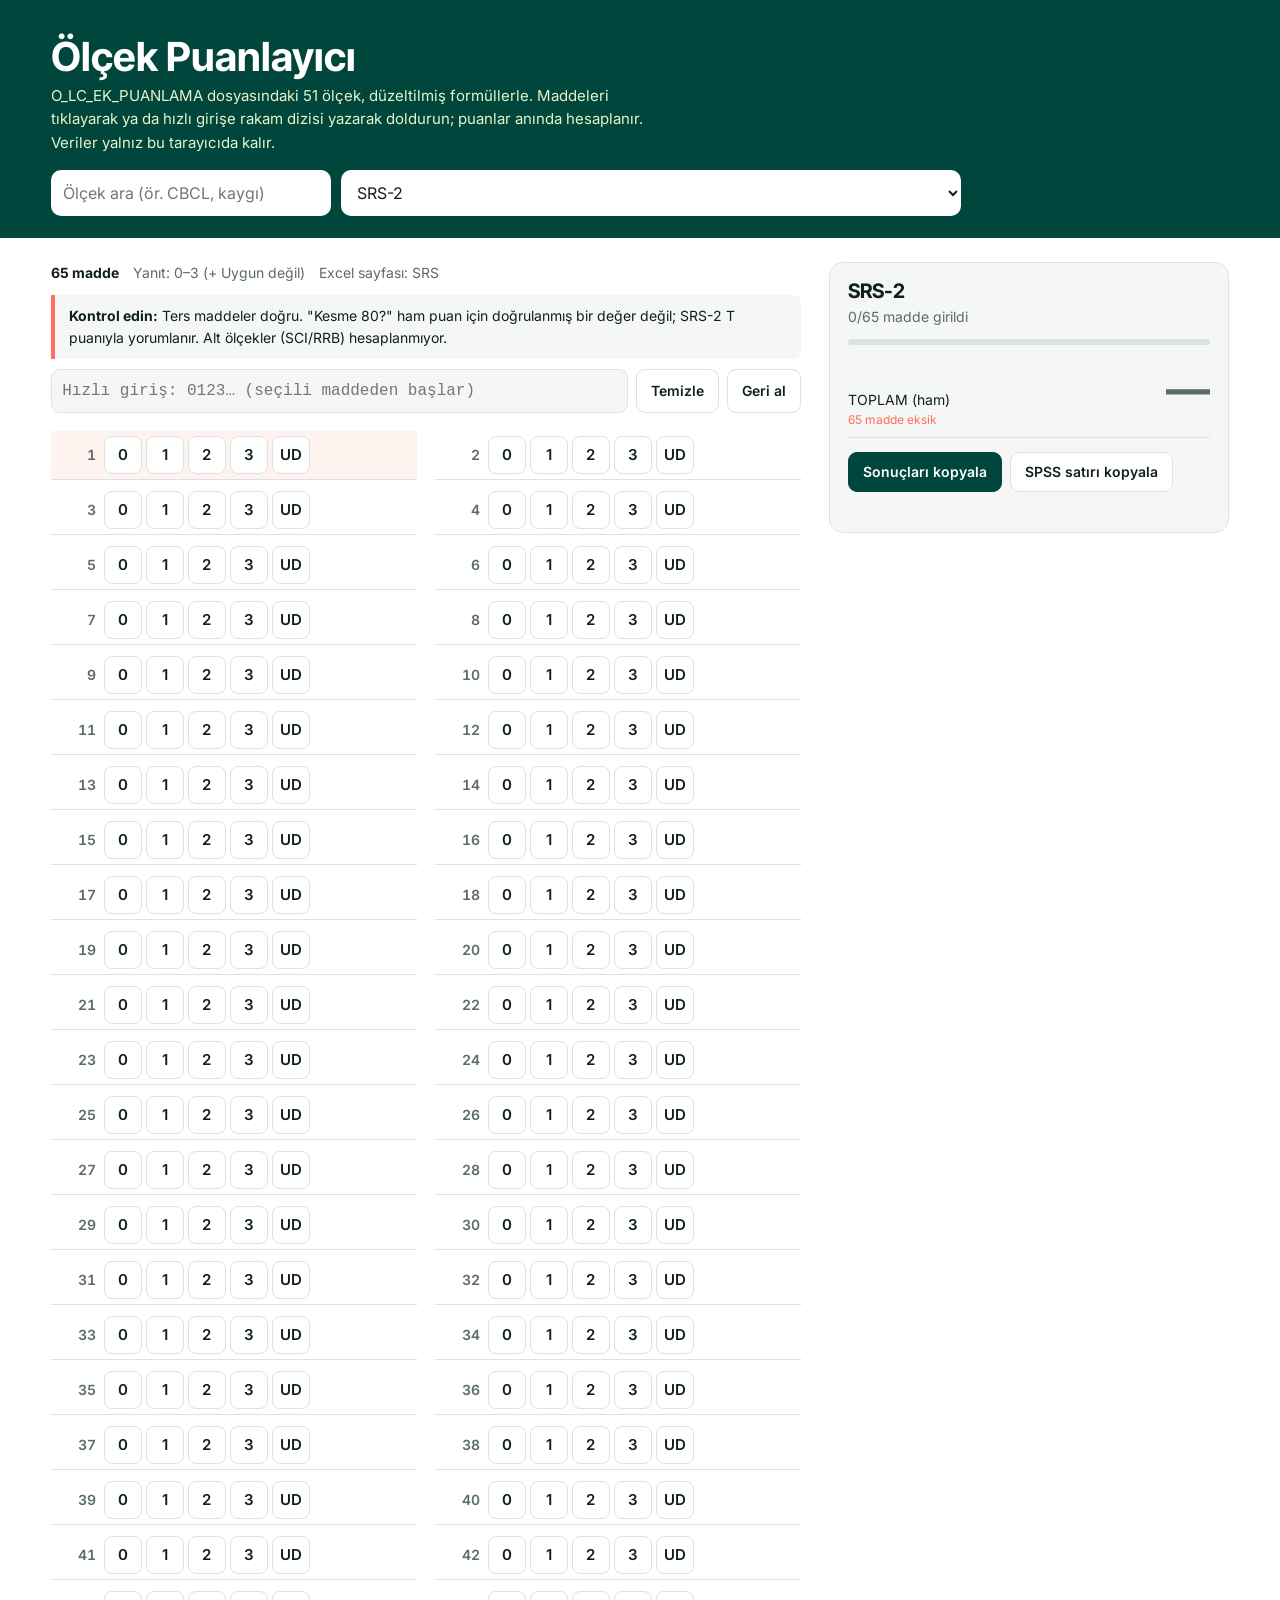
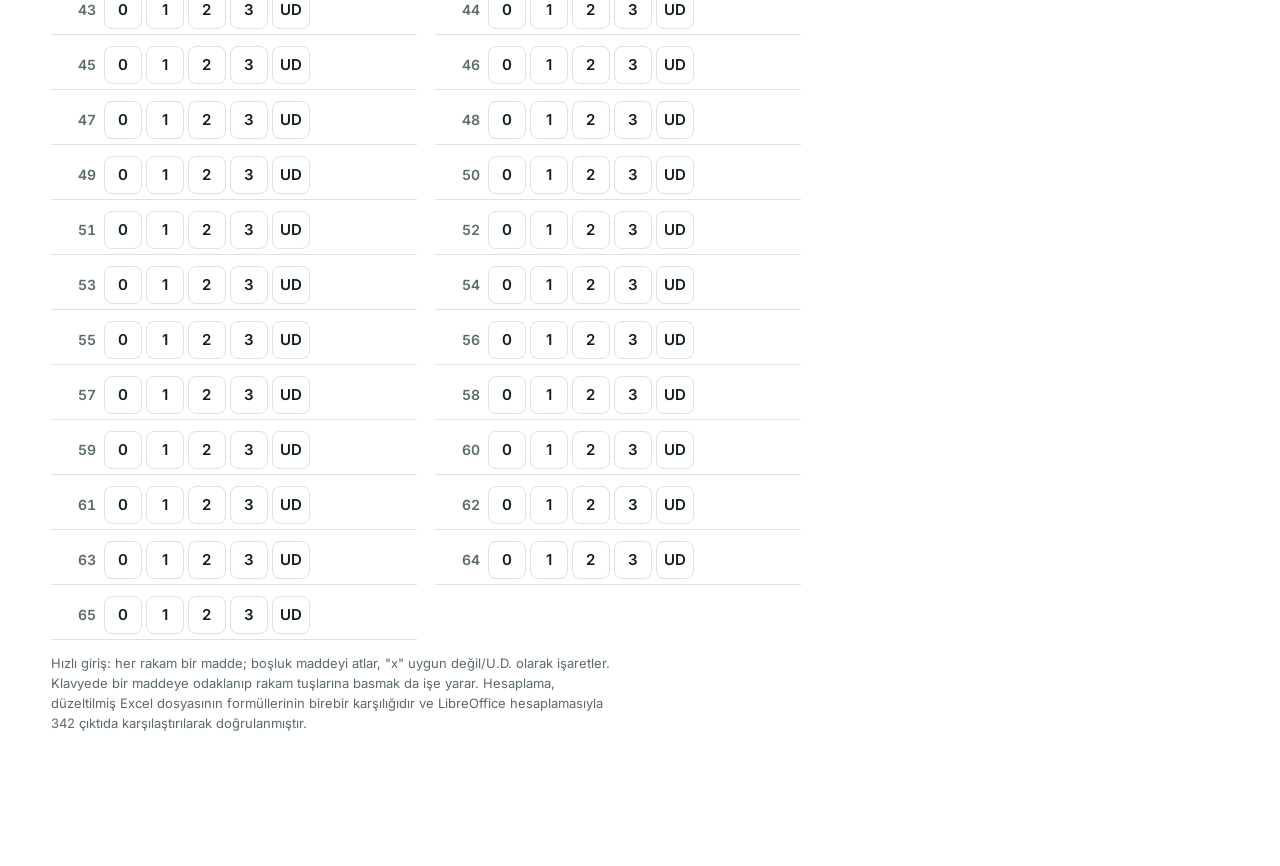
<file: olcek-puanlama/index.html>
<!DOCTYPE html>
<html lang="tr"><head><meta charset="utf-8"><meta name="viewport" content="width=device-width,initial-scale=1">
<title>Ölçek Puanlayıcı</title>
<link rel="preconnect" href="https://fonts.googleapis.com"><link href="https://fonts.googleapis.com/css2?family=Inter+Tight:wght@500;700&family=Inter:wght@400;500;600&display=swap" rel="stylesheet">
<style>
/* VOICE clinical, quiet, exact — a scoring sheet a resident trusts at 2am
   IDEA a clinic scoring form: item grid on the left, the live score card clipped to the right
   PICTURE the score card itself: big subscale figures filling as items are entered
   COLOUR deep clinic green field for the header, white paper, coral only for warnings/missing
   TYPE Inter Tight 700 for figures and titles, Inter for body; tabular numbers
   LAYOUT picker band → two columns (items | sticky results); stacks under 860px with a bottom bar */
:root{color-scheme:light dark;--bg:light-dark(#ffffff,#0f1716);--paper:light-dark(#f4f7f6,#16211f);--ink:light-dark(#10201d,#e6efec);--mute:light-dark(#5b6b67,#93a6a1);--line:light-dark(#dbe3e1,#27342f);--deep:#00463c;--lime:#e6f5c8;--accent:#ff6f59;--sel:light-dark(#00463c,#7fd3b8);--selink:light-dark(#fff,#0b1a17)}
:root[data-theme=light]{color-scheme:light}:root[data-theme=dark]{color-scheme:dark}
*{box-sizing:border-box;min-width:0}
body{margin:0;background:var(--bg);color:var(--ink);font:16px/1.55 Inter,system-ui,sans-serif;overflow-x:clip}
h1,h2,.fig-n{font-family:"Inter Tight",Inter,sans-serif;font-weight:700;line-height:1.05;text-wrap:balance}
header{background:var(--deep);color:#fff;padding:clamp(20px,3vw,36px) max(4vw,16px) 22px}
header h1{font-size:clamp(28px,4vw,40px);margin:0 0 6px}
header p{margin:0 0 16px;color:var(--lime);max-width:68ch;font-size:15px}
.pick{display:flex;gap:10px;flex-wrap:wrap;align-items:center}
.pick input,.pick select{font:16px Inter,sans-serif;height:46px;border-radius:10px;border:0;padding:0 12px;background:#fff;color:#10201d}
.pick input{flex:1 1 200px;max-width:280px}.pick select{flex:3 1 320px;max-width:620px}
.wrap{display:grid;grid-template-columns:minmax(0,1fr) minmax(0,400px);gap:28px;padding:24px max(4vw,16px) 120px;max-width:1300px;margin:0 auto}
.meta{display:flex;flex-wrap:wrap;gap:8px 14px;align-items:center;margin-bottom:12px;color:var(--mute);font-size:14px}
.meta b{color:var(--ink)}
.btn{font:600 14px Inter,sans-serif;min-height:40px;padding:0 14px;border-radius:9px;border:1px solid var(--line);background:var(--bg);color:var(--ink);cursor:pointer}
.btn:hover{border-color:var(--sel)}.btn.pri{background:var(--deep);color:#fff;border-color:var(--deep)}
:focus-visible{outline:3px solid var(--accent);outline-offset:2px}
.quick{display:flex;gap:8px;margin:10px 0 18px;flex-wrap:wrap}
.quick input{flex:1 1 220px;font:16px ui-monospace,Menlo,monospace;height:44px;border:1px solid var(--line);border-radius:9px;padding:0 10px;background:var(--paper);color:var(--ink)}
.note{border-left:4px solid var(--accent);background:var(--paper);padding:10px 14px;border-radius:0 8px 8px 0;font-size:14px;margin:0 0 10px}
.note.fix{border-color:var(--sel)}
.note summary{cursor:pointer;font-weight:600}
.items{display:grid;grid-template-columns:repeat(auto-fill,minmax(250px,1fr));gap:6px 18px}
.it{display:flex;align-items:center;gap:8px;padding:5px 0;border-bottom:1px solid var(--line)}
.it.cur{background:light-dark(#fff3f0,#2a1c19)}
.it label{width:3.2em;flex:none;font-variant-numeric:tabular-nums;font-weight:600;color:var(--mute);text-align:right;font-size:14px}
.it.done label{color:var(--ink)}
.seg{display:flex;gap:4px;flex-wrap:wrap}
.seg button{min-width:38px;height:38px;border-radius:8px;border:1px solid var(--line);background:var(--bg);color:var(--ink);font:600 15px Inter,sans-serif;cursor:pointer;padding:0 6px}
.seg button.on{background:var(--sel);color:var(--selink);border-color:var(--sel)}
.it input{width:84px;height:38px;font:16px Inter;border:1px solid var(--line);border-radius:8px;padding:0 8px;background:var(--bg);color:var(--ink)}
aside{position:sticky;top:12px;align-self:start;background:var(--paper);border-radius:14px;padding:18px 18px 14px;border:1px solid var(--line)}
aside h2{font-size:20px;margin:0 0 4px}
.prog{height:6px;background:var(--line);border-radius:3px;margin:8px 0 14px;overflow:hidden}.prog i{display:block;height:100%;background:var(--sel);transition:width .2s}
.res{display:grid;gap:2px}
.r{display:grid;grid-template-columns:minmax(0,1fr) auto;gap:10px;align-items:baseline;padding:7px 0;border-bottom:1px solid var(--line)}
.r span{font-size:14px}.r .fig-n{font-size:24px;font-variant-numeric:tabular-nums;text-align:right;white-space:nowrap}
.r.top .fig-n{font-size:clamp(34px,5vw,44px)}
.r small{display:block;color:var(--accent);font-size:12px}
.r.na .fig-n{color:var(--mute)}
.grp{font:600 12px Inter;color:var(--mute);margin:12px 0 0}
.acts{display:flex;gap:8px;flex-wrap:wrap;margin-top:14px}
.toast{min-height:20px;font-size:13px;color:var(--mute);margin-top:6px}
.bar{display:none}
.foot{color:var(--mute);font-size:13px;max-width:70ch}
@media(max-width:860px){.wrap{grid-template-columns:minmax(0,1fr)}aside{position:static}
 .bar{display:flex;position:fixed;left:0;right:0;bottom:0;background:var(--deep);color:#fff;padding:10px 16px calc(10px + env(safe-area-inset-bottom));gap:12px;align-items:center;justify-content:space-between;z-index:5}
 .bar a{color:var(--lime);font-weight:600}}
@media(max-width:600px){.items{grid-template-columns:minmax(0,1fr)}.seg button{min-width:44px;height:44px}}
@media(prefers-reduced-motion:reduce){.prog i{transition:none}}
</style></head><body>
<header>
 <h1>Ölçek Puanlayıcı</h1>
 <p>O_LC_EK_PUANLAMA dosyasındaki 51 ölçek, düzeltilmiş formüllerle. Maddeleri tıklayarak ya da hızlı girişe rakam dizisi yazarak doldurun; puanlar anında hesaplanır. Veriler yalnız bu tarayıcıda kalır.</p>
 <div class="pick"><input id="q" type="search" placeholder="Ölçek ara (ör. CBCL, kaygı)" aria-label="Ölçek ara"><select id="sel" aria-label="Ölçek seç"></select></div>
</header>
<main class="wrap">
 <section>
  <div class="meta" id="meta"></div>
  <div id="notes"></div>
  <div class="quick"><input id="fast" inputmode="numeric" placeholder="Hızlı giriş: 0123… (seçili maddeden başlar)" aria-label="Hızlı giriş"><button class="btn" id="clr">Temizle</button><button class="btn" id="undo">Geri al</button></div>
  <div class="items" id="items"></div>
  <p class="foot">Hızlı giriş: her rakam bir madde; boşluk maddeyi atlar, "x" uygun değil/U.D. olarak işaretler. Klavyede bir maddeye odaklanıp rakam tuşlarına basmak da işe yarar. Hesaplama, düzeltilmiş Excel dosyasının formüllerinin birebir karşılığıdır ve LibreOffice hesaplamasıyla 342 çıktıda karşılaştırılarak doğrulanmıştır.</p>
 </section>
 <aside id="out"><h2 id="oname"></h2><div class="meta" id="ostat"></div><div class="prog"><i id="pbar"></i></div><div class="res" id="res"></div>
  <div class="acts"><button class="btn pri" id="cpy">Sonuçları kopyala</button><button class="btn" id="cpyraw">SPSS satırı kopyala</button></div><div class="toast" id="toast" role="status"></div></aside>
</main>
<div class="bar"><span id="bstat"></span><a href="#out">Sonuçlar ↓</a></div>
<script>
const DEFS=[{"sheet":"SRS","name":"SRS-2","items":["1","2","3","4","5","6","7","8","9","10","11","12","13","14","15","16","17","18","19","20","21","22","23","24","25","26","27","28","29","30","31","32","33","34","35","36","37","38","39","40","41","42","43","44","45","46","47","48","49","50","51","52","53","54","55","56","57","58","59","60","61","62","63","64","65"],"range":[0,3],"na":"Uygun değil","outputs":[{"cell":"C67","label":"TOPLAM (ham)","deps":["1","2","3","4","5","6","7","8","9","10","11","12","13","14","15","16","17","18","19","20","21","22","23","24","25","26","27","28","29","30","31","32","33","34","35","36","37","38","39","40","41","42","43","44","45","46","47","48","49","50","51","52","53","54","55","56","57","58","59","60","61","62","63","64","65"]}],"flag":"Ters maddeler doğru. \"Kesme 80?\" ham puan için doğrulanmış bir değer değil; SRS-2 T puanıyla yorumlanır. Alt ölçekler (SCI/RRB) hesaplanmıyor.","fix":[],"_i":0},{"sheet":"DUYGUSAL ÖZERKLİK ÖLÇEĞİ","name":"Duygusal Özerklik Ölçeği","items":["1","2","3","4","5","6","7","8","9","10","11","12","13","14"],"outputs":[{"cell":"C1","label":"EBEVEYNİ İDEALLEŞTİRMEME","deps":["1","3","8","11","13"]},{"cell":"C2","label":"EBEVEYNDEN BAĞIMSIZLIK","deps":["2","4","5","9"]},{"cell":"C3","label":"BİREYLEŞME","deps":["6","7","10","12","14"]},{"cell":"C15","label":"TOPLAM","deps":["1","2","3","4","5","6","7","8","9","10","11","12","13","14"]}],"range":[1,4],"flag":null,"fix":["Nottaki \"51\" yazım hatası."],"_i":1},{"sheet":"ROSENBERG BENLİK SAYGISI","name":"Rosenberg Benlik Saygısı (yalnız 1. alt ölçek)","items":["1","2","3","4","5","6","7","8","9","10"],"outputs":[{"cell":"C1","label":"Benlik Saygısı","deps":["1","2","3","4","5","6","7","8","9","10"]}],"range":[1,4],"flag":"2–12. alt ölçeklerde aynı formülde hem (2−x), (x−1) hem ham x kullanılıyor; 0/1 da girilse 1/2 de girilse bazı maddeler yanlış ölçekte toplanır. \"İşaretli maddeler\" notları hangi maddeye ait olduğunu göstermiyor. Çuhadaroğlu (1986) anahtarıyla madde madde kontrol edilmeli. Benlik Saygısı alt ölçeği Likert toplamı olarak hesaplanıyor; özgün Türkçe puanlama Guttman (0–6) tipidir.","fix":[],"_i":2},{"sheet":"MOYA","name":"MOYA (öğretmen)","items":["1","2","3","4","5","6","7","8","9","10","11","12","13","14","15","16","17","18","19","20","21","22","23","24","25","26","27","28","29","30","31","32","33","34","35","36","37","38","39","40","41","42","43","44","45","46","47","48","49","50","51","52","53","54"],"outputs":[{"cell":"C1","label":"SAYI KAVRAMLARIYLA BAŞA ÇIKABİLME","deps":["1","2","3","4","5","6","7","8","9","10","11","12","13","14"]},{"cell":"C15","label":"SÖZEL VE YAZILI DİLİ ANLAMA VE KULLANABİLME","deps":["15","16","17","18","19","20","21","22","23","24","25","26","27","28"]},{"cell":"C29","label":"DİKKATİ SÜRDÜREBİLME","deps":["29","30","31","32","33","34","35","36","37"]},{"cell":"C38","label":"OKUMA VE YAZMADA HATA","deps":["38","39","40","41","42","43","44","45","46","47"]},{"cell":"C48","label":"ÖĞRENME","deps":["48","49","50","51","52","53","54"]},{"cell":"C55","label":"TOPLAM","deps":["1","2","3","4","5","6","7","8","9","10","11","12","13","14","15","16","17","18","19","20","21","22","23","24","25","26","27","28","29","30","31","32","33","34","35","36","37","38","39","40","41","42","43","44","45","46","47","48","49","50","51","52","53","54"]}],"flag":null,"fix":[],"_i":3},{"sheet":"MOYA-ANNE BABA","name":"MOYA (anne-baba)","items":["1","2","3","4","5","6","7","8","9","10","11","12","13","14","15","16","17","18","19","20","21","22","23","24","25","26","27","28","29","30","31","32","33","34","35","36","37","38","39","40","41","42","43","44","45","46","47","48","49","50","51","52","53","54","55","56","57","58","59","60","61","62","63","64","65"],"outputs":[{"cell":"C1","label":"SAYI KAVRAMLARIYLA BAŞA ÇIKABİLME","deps":["1","2","3","4","5","6","7","8","9","10","11","12","13","14"]},{"cell":"C15","label":"SÖZEL VE YAZILI DİLİ ANLAMA VE KULLANABİLME","deps":["15","16","17","18","19","20","21","22","23","24","25","26","27","28"]},{"cell":"C29","label":"DİKKATİ SÜRDÜREBİLME","deps":["29","30","31","32","33","34","35","36","37"]},{"cell":"C38","label":"OKUMA VE YAZMADA HATA","deps":["38","39","40","41","42","43","44","45","46","47"]},{"cell":"C48","label":"OKUL ÖNCESİ GELİŞİM","deps":["48","49","50","51","52","53","54","55","56","57","58"]},{"cell":"C59","label":"ÖĞRENME","deps":["59","60","61","62","63","64","65"]},{"cell":"C66","label":"TOPLAM","deps":["1","2","3","4","5","6","7","8","9","10","11","12","13","14","15","16","17","18","19","20","21","22","23","24","25","26","27","28","29","30","31","32","33","34","35","36","37","38","39","40","41","42","43","44","45","46","47","48","49","50","51","52","53","54","55","56","57","58","59","60","61","62","63","64","65"]}],"flag":null,"fix":[],"_i":4},{"sheet":"MAUDSLEY OKB","name":"Maudsley OKB Soru Listesi (MOKSL)","items":["1","2","3","4","5","6","7","8","9","10","11","12","13","14","15","16","17","18","19","20","21","22","23","24","25","26","27","28","29","30","31","32","33","34","35","36","37"],"outputs":[{"cell":"D2","label":"Kontrol etme","deps":["2","6","8","14","15","20","22","26","28"]},{"cell":"D3","label":"Temizlik","deps":["1","4","5","9","13","17","19","21","24","26","27"]},{"cell":"D4","label":"Yavaşlık","deps":["2","4","8","16","23","25","29"]},{"cell":"D5","label":"Kuşku","deps":["3","7","10","11","12","18","30"]},{"cell":"D6","label":"Ruminasyon","deps":["2","8","31","37"]}],"range":[0,1],"flag":"Kontrol, temizlik, yavaşlık, kuşku maddeleri Hodgson-Rachman anahtarıyla birebir uyumlu. Ruminasyon (2, 8, 31, 37) teyit edilemedi. Hücrelere \"anahtar yönde\" yanıt (1/0) girilmeli; bazı maddeler \"Yanlış\" yanıtla puan alır. Toplam formülü yok.","fix":[],"_i":5},{"sheet":"KISA SEMPTOM ENVANTERİ","name":"Kısa Semptom Envanteri (KSE)","items":["1","2","3","4","5","6","7","8","9","10","11","12","13","14","15","16","17","18","19","20","21","22","23","24","25","26","27","28","29","30","31","32","33","34","35","36","37","38","39","40","41","42","43","44","45","46","47","48","49","50","51","52","53"],"outputs":[{"cell":"D2","label":"Somatizasyon","deps":["2","5","7","8","11","23","29","30","33"]},{"cell":"D3","label":"Depresyon","deps":["9","14","16","17","18","19","20","25","27","35","37","39"]},{"cell":"D4","label":"Anksiyete bozukluğu","deps":["12","13","28","31","32","36","38","42","43","45","46","47","49"]},{"cell":"D5","label":"Hostilite","deps":["1","3","4","6","10","40","41"]},{"cell":"D6","label":"Olumsuz benlik","deps":["15","21","22","24","26","34","44","48","50","51","52","53"]},{"cell":"D7","label":"Rahatsızlık ciddiyet indeksi(RCI)","deps":["1","2","3","4","5","6","7","8","9","10","11","12","13","14","15","16","17","18","19","20","21","22","23","24","25","26","27","28","29","30","31","32","33","34","35","36","37","38","39","40","41","42","43","44","45","46","47","48","49","50","51","52","53"]},{"cell":"D8","label":"Genel semptom indeksi(GSİ)","deps":["1","2","3","4","5","6","7","8","9","10","11","12","13","14","15","16","17","18","19","20","21","22","23","24","25","26","27","28","29","30","31","32","33","34","35","36","37","38","39","40","41","42","43","44","45","46","47","48","49","50","51","52","53"]},{"cell":"D9","label":"Belirti toplamı (BT)","deps":["1","2","3","4","5","6","7","8","9","10","11","12","13","14","15","16","17","18","19","20","21","22","23","24","25","26","27","28","29","30","31","32","33","34","35","36","37","38","39","40","41","42","43","44","45","46","47","48","49","50","51","52","53"]}],"range":[0,4],"flag":null,"fix":["Belirti Toplamı (BT) eklendi; RCİ'nin paydası.","Nottaki madde 23 yazım hatası (23 somatizasyonda); formül 13'ü kullanıyor ve doğru.","RCİ = toplam puan / belirti toplamı (0 olmayan madde sayısı). Eski formül alt ölçek ortalamalarını 53'e bölüyordu."],"_i":6},{"sheet":"BUSS PERRY SALDIRGANLIK ÖLÇEĞİ","name":"Buss-Perry Saldırganlık Ölçeği","items":["1","2","3","4","5","6","7","8","9","10","11","12","13","14","15","16","17","18","19","20","21","22","23","24","25","26","27","28","29"],"outputs":[{"cell":"D2","label":"Fiziksel saldırganlık","deps":["2","5","8","11","13","16","22","25","29"]},{"cell":"D3","label":"Sözel saldırganlık","deps":["4","6","14","21","27"]},{"cell":"D4","label":"Öfke","deps":["1","9","12","18","19","23","28"]},{"cell":"D5","label":"Düşmanlık","deps":["3","7","10","15","17","20","24","26"]},{"cell":"D6","label":"Toplam","deps":["1","2","3","4","5","6","7","8","9","10","11","12","13","14","15","16","17","18","19","20","21","22","23","24","25","26","27","28","29"]}],"range":[1,5],"flag":"Kesme aralıklarında 58 ve 111 boşta kalıyor (<58 / 59–110 / >111).","fix":["Kesme puanları toplam puana göre verildiği hâlde toplam formülü yoktu."],"_i":7},{"sheet":"TEMPS-A","name":"TEMPS-A","items":["1","2","3","4","5","6","7","8","9","10","11","12","13","14","15","16","17","18","19","20","21","22","23","24","25","26","27","28","29","30","31","32","33","34","35","36","37","38","39","40","41","42","43","44","45","46","47","48","49","50","51","52","53","54","55","56","57","58","59","60","61","62","63","64","65","66","67","68","69","70","71","72","73","74","75","76","77","78","79","80","81","82","83","84","85","86","87","88","89","90","91","92","93","94","95","96","97","98","99"],"outputs":[{"cell":"C1","label":"Depresif","deps":["1","2","3","4","5","6","7","8","9","10","11","12","13","14","15","16","17","18"]},{"cell":"C2","label":"Siklotimik","deps":["19","20","21","22","23","24","25","26","27","28","29","30","31","32","33","34","35","36","37"]},{"cell":"C3","label":"Hipertimik","deps":["38","39","40","41","42","43","44","45","46","47","48","49","50","51","52","53","54","55","56","57"]},{"cell":"C4","label":"İrritabl","deps":["58","59","60","61","62","63","64","65","66","67","68","69","70","71","72","73","74","75"]},{"cell":"C5","label":"Anksiyöz","deps":["76","77","78","79","80","81","82","83","84","85","86","87","88","89","90","91","92","93","94","95","96","97","98","99"]}],"range":[0,1],"flag":"Alt ölçek madde blokları ve kesme puanları teyit edilemedi.","fix":[],"_i":8},{"sheet":"Çocuk Uyku Alışkanlıkları Anket","name":"Çocuk Uyku Alışkanlıkları Anketi (ÇUAA)","items":["1","2","3","4","5","6","7","8","9","10","11","12","13","14","15","16","17","18","19","20","21","22","23","24","25","26","27","28","29","30","31","32","33"],"outputs":[{"cell":"C1","label":"Yatma zamanı direnci","deps":["1","3","4","5","6","8"]},{"cell":"C2","label":"Uykuya dalmanın gecikmesi","deps":["2"]},{"cell":"C3","label":"Uyku süresi","deps":["9","10","11"]},{"cell":"C4","label":"Uyku kaygısı","deps":["5","7","8","21"]},{"cell":"C5","label":"Gece uyanmaları","deps":["16","24","25"]},{"cell":"C6","label":"Parasomniler","deps":["12","13","14","15","17","22","23"]},{"cell":"C7","label":"Uykuda solunumun bozulması","deps":["18","19","20"]},{"cell":"C8","label":"Gün içinde uykululuk","deps":["26","27","28","29","30","31","32","33"]},{"cell":"C9","label":"TOPLAM PUAN","deps":["1","2","3","4","5","6","7","8","9","10","11","12","13","14","15","16","17","18","19","20","21","22","23","24","25","26","27","28","29","30","31","32","33"]}],"range":[1,3],"flag":null,"fix":["5 ve 8. maddeler iki alt ölçekte yer aldığı için toplamda iki kez sayılıyordu; toplam 33 madde üzerinden olmalı."],"_i":9},{"sheet":"Çocukluk Çağı Travmaları Ölçeği","name":"Çocukluk Çağı Travmaları Ölçeği (ÇÇTÖ-28)","items":["1","2","3","4","5","6","7","8","9","10","11","12","13","14","15","16","17","18","19","20","21","22","23","24","25","26","27","28"],"outputs":[{"cell":"C1","label":"Duygusal (Emosyonel) İstismar","deps":["3","8","14","18","25"]},{"cell":"C2","label":"Fiziksel İstismar","deps":["9","11","12","15","17"]},{"cell":"C3","label":"Fiziksel İhmal","deps":["1","2","4","6","26"]},{"cell":"C4","label":"Duygusal (Emosyonel) İhmal","deps":["5","7","13","19","28"]},{"cell":"C5","label":"Cinsel İstismar","deps":["20","21","23","24","27"]},{"cell":"C6","label":"TOPLAM","deps":["1","2","3","4","5","6","7","8","9","11","12","13","14","15","17","18","19","20","21","23","24","25","26","27","28"]},{"cell":"C9","label":"Minimizasyon/İnkâr","deps":["10","16","22"]}],"range":[1,5],"flag":null,"fix":["Minimizasyon/İnkâr (10, 16, 22. maddeler; yalnız 5 → 1) — F7 notundaki kural formüle çevrildi.","Toplam puan eklendi (25 klinik madde)."],"_i":10},{"sheet":"Barratt Dürtüsellik Ölçeği","name":"Barratt Dürtüsellik Ölçeği-Kısa (BIS-11-KF)","items":["1","2","3","4","5","6","7","8","9","10","11","12","13","14","15"],"outputs":[{"cell":"C1","label":"PLAN YAPAMAMA","deps":["1","5","6","11","15"]},{"cell":"C2","label":"MOTOR DÜRTÜSELLİK","deps":["4","10","12","13","14"]},{"cell":"C3","label":"DİKKAT DÜRTÜSELLİĞİ","deps":["2","3","7","8","9"]},{"cell":"C4","label":"TOPLAM","deps":["1","2","3","4","5","6","7","8","9","10","11","12","13","14","15"]}],"range":[1,4],"flag":null,"fix":[],"_i":11},{"sheet":"Güçler ve Güçlükler Anketi","name":"Güçler ve Güçlükler Anketi (GGA)","items":["1","2","3","4","5","6","7","8","9","10","11","12","13","14","15","16","17","18","19","20","21","22","23","24","25"],"outputs":[{"cell":"D2","label":"DİKKAT EKSİKLİĞİ VE HİPERAKTİVİTE","deps":["2","10","15","21","25"]},{"cell":"D3","label":"DUYGULANIM BELİRTİLERİ ALT TİPİ","deps":["3","8","13","16","24"]},{"cell":"D4","label":"DAVRANIM SORUNLARI ALT BİRİMİ","deps":["5","7","12","18","22"]},{"cell":"D5","label":"AKRAN İLİŞKİLERİ ALT BİRİMİ","deps":["6","11","14","19","23"]},{"cell":"D6","label":"SOSYAL DAVRANIŞLAR","deps":["1","4","9","17","20"]},{"cell":"D7","label":"TOPLAM GÜÇLÜK","deps":["2","3","5","6","7","8","10","11","12","13","14","15","16","18","19","21","22","23","24","25"]}],"range":[0,2],"flag":null,"fix":["Davranım sorunları maddeleri 5, 7R, 12, 18, 22. Eski formül 18 yerine 19. maddeyi (B20, akran alt ölçeği) alıyordu.","Toplam güçlük puanı eklendi (prososyal hariç)."],"_i":12},{"sheet":"PSİKOLOJİK KONTROL ÖLÇEĞİ","name":"Psikolojik Kontrol Ölçeği","items":["1","2","3","4","5","6","7","8","9","10","11","12","13","14","15","16"],"outputs":[{"cell":"D1","label":"Psikolojik Kontrol Puanı","deps":["1","2","3","4","5","6","7","8"]},{"cell":"D2","label":"Ebeveyn Saymazlığı Puanı","deps":["9","10","11","12","13","14","15","16"]}],"flag":null,"fix":[],"_i":13},{"sheet":"CONNERS ÖĞRETMEN","name":"Conners Öğretmen (CTRS-28)","items":["1","2","3","4","5","6","7","8","9","10","11","12","13","14","15","16","17","18","19","20","21","22","23","24","25","26","27","28"],"outputs":[{"cell":"C1","label":"Dikkat Eksikliği ve Edilgenlik","deps":["7","18","20","21","22","26","27","28"]},{"cell":"C2","label":"Hiperaktivite","deps":["1","2","3","8","14","15","16"]},{"cell":"C3","label":"Davranım sorunu","deps":["4","5","6","10","11","12","23","27"]},{"cell":"C4","label":"Hiperaktivite İndeksi","deps":["1","5","7","8","10","11","14","15","21","26"]}],"range":[0,3],"flag":"Satır 2–4 yeniden yazıldı (Goyette anahtarı). Dereboy ve ark. Türkçe uyarlamasının madde dağılımıyla mutlaka karşılaştırın.","fix":["\"Diğer\" satırı sürüklenmiş kopyaydı; Goyette (1978) Hiperaktivite İndeksi (10 madde) yazıldı — teyit edin.","Aynı sorun; Goyette (1978) davranım sorunları anahtarı yazıldı — teyit edin.","Eski formül 1. satırın sürüklenmiş kopyasıydı (var olmayan A29–A31'e başvuruyordu). Goyette (1978) CTRS-28 anahtarı yazıldı — Türkçe uyarlama (Dereboy ve ark.) anahtarıyla teyit edin."],"_i":14},{"sheet":"CONNERS EBEVEYN","name":"Conners Ebeveyn (CPRS-48)","items":["1","2","3","4","5","6","7","8","9","10","11","12","13","14","15","16","17","18","19","20","21","22","23","24","25","26","27","28","29","30","31","32","33","34","35","36","37","38","39","40","41","42","43","44","45","46","47","48"],"outputs":[{"cell":"C1","label":"DAVRANIM SORUNU","deps":["2","8","14","17","19","20","23","27","29","35","36","38"]},{"cell":"C2","label":"ATAKLIK/HİPERAKTİVİTE","deps":["4","5","11","13"]},{"cell":"C3","label":"ÖĞRENME SORUNU","deps":["1","6","10","18","25","31"]},{"cell":"C4","label":"KAYGI","deps":["3","7","12","16","21","26","37","47"]},{"cell":"C5","label":"PSİKOSOMATİK","deps":["32","41","42","43","44"]},{"cell":"C6","label":"TOPLAM","deps":["1","2","3","4","5","6","7","8","10","11","12","13","14","16","17","18","19","20","21","23","25","26","27","29","31","32","35","36","37","38","41","42","43","44","47"]}],"range":[0,3],"flag":"Notlarla tutarlı; ancak Goyette (1978) CPRS-48 anahtarından farklı (ör. davranım sorunu 21, 22, 33, 34, 39 yerine 17, 29, 35, 36, 38). Dereboy Türkçe anahtarıysa sorun yok; teyit edin.","fix":[],"_i":15},{"sheet":"ALGILANAN STRES ÖLÇEĞİ","name":"Algılanan Stres Ölçeği (ASÖ-14)","items":["1","2","3","4","5","6","7","8","9","10","11","12","13","14"],"outputs":[{"cell":"D1","label":"TOPLAM PUAN","deps":["1","2","3","4","5","6","7","8","9","10","11","12","13","14"]}],"range":[0,4],"flag":null,"fix":[],"_i":16},{"sheet":"PIERS HARRIS OZ KAVRAMI","name":"Piers-Harris Öz Kavramı Ölçeği","items":["1","2","3","4","5","6","7","8","9","10","11","12","13","14","15","16","17","18","19","20","21","22","23","24","25","26","27","28","29","30","31","32","33","34","35","36","37","38","39","40","41","42","43","44","45","46","47","48","49","50","51","52","53","54","55","56","57","58","59","60","61","62","63","64","65","66","67","68","69","70","71","72","73","74","75","76","77","78","79","80"],"outputs":[{"cell":"E5","label":"MUTLULUK-DOYUM:","deps":["7","8","35","37","38","41","48","50","53","61","72","79","80"]},{"cell":"E6","label":"KAYGI:","deps":["2","10","11","12","17","27","29","35","45","61","66","72","77"]},{"cell":"E7","label":"POPÜLARİTE, SOSYAL BEĞENİRLİK, GÖZDE OLMA :","deps":["6","13","19","26","32","44","47","49","55","67","70"]},{"cell":"E8","label":"DAVRANIŞ VE UYUM/KONFORMİTE :","deps":["15","18","21","25","30","33","34","43","54","57","62","65","66","73","75","76"]},{"cell":"E9","label":"FİZİKSEL GÖRÜNÜM :","deps":["1","16","28","39","52","53","58","60","71","80"]},{"cell":"E10","label":"ZİHİNSEL VE OKUL DURUMU :","deps":["4","14","20","23","29","40","68"]},{"cell":"B83","label":"TOPLAM PUAN","deps":["1","2","3","4","5","6","7","8","9","10","11","12","13","14","15","16","17","18","19","20","21","22","23","24","25","26","27","28","29","30","31","32","33","34","35","36","37","38","39","40","41","42","43","44","45","46","47","48","49","50","51","52","53","54","55","56","57","58","59","60","61","62","63","64","65","66","67","68","69","70","71","72","73","74","75","76","77","78","79","80"]}],"range":[0,1],"flag":"Alt ölçekler ve toplam iç tutarlı (her madde toplamda ve alt ölçeklerde aynı yönde). Türkçe anahtarla teyit edilemedi.","fix":[],"_i":17},{"sheet":"TALD","name":"TALD","items":["1","2","3","4","5","6","7","8","9","10","11","12","13","14","15","16","17","18","19","20","21","22","23","24","25","26","27","28","29","30"],"outputs":[{"cell":"C1","label":"Objektif pozitif","deps":["1","2","3","4","5","6","9","10","11","14","15","18"]},{"cell":"C2","label":"Subjektif negatif","deps":["22","23","24","25","26","27","28"]},{"cell":"C3","label":"Objektif negatif","deps":["8","17","19","20","21"]},{"cell":"C4","label":"Subjektif pozitif","deps":["29","30"]},{"cell":"C5","label":"TOPLAM","deps":["1","2","3","4","5","6","7","8","9","10","11","12","13","14","15","16","17","18","19","20","21","22","23","24","25","26","27","28","29","30"]}],"flag":null,"fix":[],"_i":18},{"sheet":"TEMEL YAS UNSURLARI ÖLÇEĞİ","name":"Temel Yas Unsurları Ölçeği","items":["1","2","3","4","5","6","7","8","9","10","11","12","13","14","15","16","17"],"outputs":[{"cell":"F4","label":"Toplam Puan:","deps":["1","2","3","4","5","6","7","8","9","10","11","12","13","14","15","16","17"]}],"flag":null,"fix":[],"_i":19},{"sheet":"Çok Boyutlu Algılanan SosyalDes","name":"Çok Boyutlu Algılanan Sosyal Destek Ölçeği","items":["1","2","3","4","5","6","7","8","9","10","11","12"],"outputs":[{"cell":"C1","label":"Aile Desteği Boyutu","deps":["3","4","8","11"]},{"cell":"C2","label":"Arkadaş Desteği Boyutu","deps":["6","7","9","12"]},{"cell":"C3","label":"Özel Bir İnsan Desteği Boyutu","deps":["1","2","5","10"]},{"cell":"C4","label":"TOPLAM:","deps":["1","2","3","4","5","6","7","8","9","10","11","12"]}],"range":[1,7],"flag":null,"fix":[],"_i":20},{"sheet":"LİEBOWİTZ SOSYAL KAYGI","name":"Liebowitz Sosyal Kaygı Ölçeği (LSAS)","items":["K1","K2","K3","K4","K5","K6","K7","K8","K9","K10","K11","K12","K13","K14","K15","K16","K17","K18","K19","K20","K21","K22","K23","K24","Ç1","Ç2","Ç3","Ç4","Ç5","Ç6","Ç7","Ç8","Ç9","Ç10","Ç11","Ç12","Ç13","Ç14","Ç15","Ç16","Ç17","Ç18","Ç19","Ç20","Ç21","Ç22","Ç23","Ç24"],"outputs":[{"cell":"C1","label":"KAYGI","deps":["K1","K2","K3","K4","K5","K6","K7","K8","K9","K10","K11","K12","K13","K14","K15","K16","K17","K18","K19","K20","K21","K22","K23","K24"]},{"cell":"C2","label":"KAÇINMA","deps":["Ç1","Ç2","Ç3","Ç4","Ç5","Ç6","Ç7","Ç8","Ç9","Ç10","Ç11","Ç12","Ç13","Ç14","Ç15","Ç16","Ç17","Ç18","Ç19","Ç20","Ç21","Ç22","Ç23","Ç24"]},{"cell":"C3","label":"TOPLAM","deps":["K1","K2","K3","K4","K5","K6","K7","K8","K9","Ç1","Ç2","Ç3","Ç4","Ç5","Ç6","Ç7","Ç8","Ç9","K10","K11","K12","K13","K14","K15","K16","K17","K18","K19","K20","K21","K22","K23","K24","Ç10","Ç11","Ç12","Ç13","Ç14","Ç15","Ç16","Ç17","Ç18","Ç19","Ç20","Ç21","Ç22","Ç23","Ç24"]}],"range":[0,3],"flag":"Kesme aralıklarının sınırları çakışıyor (65, 80, 95 iki aralıkta).","fix":[],"_i":21},{"sheet":"TORONTO ALEKSİTİMİ ÖLÇEĞİ","name":"Toronto Aleksitimi Ölçeği (TAS-20)","items":["1","2","3","4","5","6","7","8","9","10","11","12","13","14","15","16","17","18","19","20"],"outputs":[{"cell":"D3","label":"DUYGULARI TANIMADA GÜÇLÜK","deps":["1","3","6","7","9","13","14"]},{"cell":"D4","label":"SÖZE DÖKMEDE GÜÇLÜK","deps":["2","4","11","12","17"]},{"cell":"D5","label":"DIŞADÖNÜK DÜŞÜNME","deps":["5","8","10","15","16","18","19","20"]},{"cell":"D6","label":"TAS-TOPLAM","deps":["1","2","3","4","5","6","7","8","9","10","11","12","13","14","15","16","17","18","19","20"]}],"range":[1,5],"flag":null,"fix":[],"_i":22},{"sheet":"PARI","name":"Aile Hayatı ve Çocuk Yetiştirme Tutum Ölçeği (PARI)","items":["1","2","3","4","5","6","7","8","9","10","11","12","13","14","15","16","17","18","19","20","21","22","23","24","25","26","27","28","29","30","31","32","33","34","35","36","37","38","39","40","41","42","43","44","45","46","47","48","49","50","51","52","53","54","55","56","57","58","59","60"],"outputs":[{"cell":"C1","label":"Aşırı Koruyuculuk","deps":["1","3","4","7","11","12","14","26","27","28","32","34","36","46","51","57"]},{"cell":"C2","label":"Demokratik Tutum ve Eşitlik Tanıma","deps":["2","13","18","22","29","37","44","45","59"]},{"cell":"C3","label":"Ev Kadınlığı Rolünü Reddetme","deps":["6","9","16","17","21","23","31","38","41","42","49","52","55"]},{"cell":"C4","label":"Geçimsizlik","deps":["8","19","33","40","48","54"]},{"cell":"C5","label":"Sıkı Disiplin","deps":["5","10","15","20","24","25","30","35","39","43","47","50","53","56","58","60"]}],"range":[1,4],"flag":"Demokratik tutum alt ölçeğinde yalnız 2, 29, 44 ters puanlanıyor; Türkçe PARI anahtarıyla teyit edin.","fix":[],"_i":23},{"sheet":"DAVRANIŞSAL AKTİVASYON-İNHİBİSY","name":"Davranışsal Aktivasyon/İnhibisyon (BIS/BAS)","items":["1","2","3","4","5","6","7","8","9","10","11","12","13","14","15","16","17","18","19","20","21","22","23","24"],"outputs":[{"cell":"C1","label":"Davranışsal İnhibisyon","deps":["2","8","13","16","19","22","24"]},{"cell":"C2","label":"Ödül Duyarlılığı","deps":["4","7","14","18","23"]},{"cell":"C3","label":"Eğlence Arayışı","deps":["5","10","15","20"]},{"cell":"C4","label":"Dürtü","deps":["3","9","12","21"]},{"cell":"C5","label":"Davranışsal Aktivasyon Toplam","deps":["3","4","5","7","9","10","12","14","15","18","20","21","23"]}],"range":[1,4],"flag":null,"fix":[],"_i":24},{"sheet":"STAI1-2","name":"Durumluk-Sürekli Kaygı Envanteri (STAI)","items":["1","2","3","4","5","6","7","8","9","10","11","12","13","14","15","16","17","18","19","20","21","22","23","24","25","26","27","28","29","30","31","32","33","34","35","36","37","38","39","40"],"outputs":[{"cell":"D1","label":"STAI-1","deps":["1","2","3","4","5","6","7","8","9","10","11","12","13","14","15","16","17","18","19","20"]},{"cell":"D2","label":"STAI-2","deps":["21","22","23","24","25","26","27","28","29","30","31","32","33","34","35","36","37","38","39","40"]}],"range":[1,4],"flag":null,"fix":["Düz madde 14 (B15) formülde yoktu; STAI-I düz maddeleri 3,4,6,7,9,12,13,14,17,18."],"_i":25},{"sheet":"BRIEF-Öğretmen","name":"BRIEF Öğretmen","items":["1","2","3","4","5","6","7","8","9","10","11","12","13","14","15","16","17","18","19","20","21","22","23","24","25","26","27","28","29","30","31","32","33","34","35","36","37","38","39","40","41","42","43","44","45","46","47","48","49","50","51","52","53","54","55","56","57","58","59","60","61","62","63","64","65","66","67","68","69","70","71","72","73","74","75","76","77","78","79","80","81","82","83","84","85","86"],"outputs":[{"cell":"C1","label":"Bastırma (Inhibit)","deps":["9","38","42","43","45","47","57","58","59","69"]},{"cell":"C2","label":"Set Değiştirme (Shift)","deps":["4","5","6","13","14","24","30","40","53","62"]},{"cell":"C3","label":"Duygusal Kontrol (Emotional Control)","deps":["1","7","26","27","48","51","64","66","72"]},{"cell":"C4","label":"Başlatma (Initiate)","deps":["3","10","19","34","50","63","70"]},{"cell":"C5","label":"Çalışma Belleği (Working Memory)","deps":["2","8","18","21","25","28","31","32","39","60"]},{"cell":"C6","label":"Planlama/Organize Etme (Plan/Organize)","deps":["12","17","23","29","35","37","41","49","52","56"]},{"cell":"C7","label":"Düzenli Olma (Organization of Materials)","deps":["11","16","20","67","68","71","73"]},{"cell":"C8","label":"İzleme (Monitor)","deps":["15","22","33","36","44","46","54","55","61","65"]},{"cell":"C10","label":"Davranışsal Düzenleme İndeksi","deps":["1","4","5","6","7","9","13","14","24","26","27","30","38","40","42","43","45","47","48","51","53","57","58","59","62","64","66","69","72"]},{"cell":"C11","label":"Üstbiliş İndeksi","deps":["2","3","8","10","11","12","15","16","17","18","19","20","21","22","23","25","28","29","31","32","33","34","35","36","37","39","41","44","46","49","50","52","54","55","56","60","61","63","65","67","68","70","71","73"]},{"cell":"C13","label":"Global Yönetici Puanı:","deps":["1","2","3","4","5","6","7","8","9","10","11","12","13","14","15","16","17","18","19","20","21","22","23","24","25","26","27","28","29","30","31","32","33","34","35","36","37","38","39","40","41","42","43","44","45","46","47","48","49","50","51","52","53","54","55","56","57","58","59","60","61","62","63","64","65","66","67","68","69","70","71","72","73"]},{"cell":"C14","label":"Toplam Puan:","deps":["1","2","3","4","5","6","7","8","9","10","11","12","13","14","15","16","17","18","19","20","21","22","23","24","25","26","27","28","29","30","31","32","33","34","35","36","37","38","39","40","41","42","43","44","45","46","47","48","49","50","51","52","53","54","55","56","57","58","59","60","61","62","63","64","65","66","67","68","69","70","71","72","73"]},{"cell":"C16","label":"Tutarsızlık Ölçeği (Inconsistency)","deps":["3","7","11","17","21","25","27","32","33","38","41","42","44","53","54","55","59","60","63","65"]},{"cell":"C17","label":"Olumsuzluk Ölçeği (Negativity)","deps":["8","13","23","30","62","71","80","83","85"]}],"range":[1,3],"flag":"Tutarsızlık/olumsuzluk formülleri ebeveyn formundan kopyalanmış; öğretmen madde çiftleriyle güncellenmeli.","fix":["A1 (Duygusal Kontrol maddesi) yazım hatası, A11 olmalı; ayrıca 73 sonrası maddeler çıkarıldı.","Ölçeğin kendi notuna göre öğretmen formunda 73. maddeden sonrakiler puanlanmaz; formüle 74–86 arası maddeler eklenmişti, çıkarıldı.","Öğretmen formunda puanlanan maddeler 1–73."],"_i":26},{"sheet":"BRIEF-Ebeveyn","name":"BRIEF Ebeveyn","items":["1","2","3","4","5","6","7","8","9","10","11","12","13","14","15","16","17","18","19","20","21","22","23","24","25","26","27","28","29","30","31","32","33","34","35","36","37","38","39","40","41","42","43","44","45","46","47","48","49","50","51","52","53","54","55","56","57","58","59","60","61","62","63","64","65","66","67","68","69","70","71","72","73","74","75","76","77","78","79","80","81","82","83","84","85","86"],"outputs":[{"cell":"C1","label":"Bastırma (Inhibit)","deps":["38","41","43","44","49","54","55","56","59","65"]},{"cell":"C2","label":"Set Değiştirme (Shift)","deps":["5","6","8","12","13","23","30","39"]},{"cell":"C3","label":"Duygusal Kontrol (Emotional Control)","deps":["1","7","20","25","26","45","50","62","64","70"]},{"cell":"C4","label":"Başlatma (Initiate)","deps":["3","10","16","47","48","61","66","71"]},{"cell":"C5","label":"Çalışma Belleği (Working Memory)","deps":["2","9","17","19","24","27","32","33","37","57"]},{"cell":"C6","label":"Planlama/Organize Etme (Plan/Organize)","deps":["11","15","18","22","28","35","36","40","46","51","53","58"]},{"cell":"C7","label":"Düzenli Olma (Organization of Materials)","deps":["4","29","67","68","69","72"]},{"cell":"C8","label":"İzleme (Monitor)","deps":["14","21","31","34","42","52","60","63"]},{"cell":"C10","label":"Davranışsal Düzenleme İndeksi","deps":["1","5","6","7","8","12","13","20","23","25","26","30","38","39","41","43","44","45","49","50","54","55","56","59","62","64","65","70"]},{"cell":"C11","label":"Üstbiliş İndeksi","deps":["2","3","4","9","10","11","14","15","16","17","18","19","21","22","24","27","28","29","31","32","33","34","35","36","37","40","42","46","47","48","51","52","53","57","58","60","61","63","66","67","68","69","71","72"]},{"cell":"C13","label":"Global Yönetici Puanı:","deps":["1","2","3","4","5","6","7","8","9","10","11","12","13","14","15","16","17","18","19","20","21","22","23","24","25","26","27","28","29","30","31","32","33","34","35","36","37","38","39","40","41","42","43","44","45","46","47","48","49","50","51","52","53","54","55","56","57","58","59","60","61","62","63","64","65","66","67","68","69","70","71","72"]},{"cell":"C14","label":"Toplam Puan:","deps":["1","2","3","4","5","6","7","8","9","10","11","12","13","14","15","16","17","18","19","20","21","22","23","24","25","26","27","28","29","30","31","32","33","34","35","36","37","38","39","40","41","42","43","44","45","46","47","48","49","50","51","52","53","54","55","56","57","58","59","60","61","62","63","64","65","66","67","68","69","70","71","72"]},{"cell":"C16","label":"Tutarsızlık Ölçeği (Inconsistency)","deps":["3","7","11","17","21","25","27","32","33","38","41","42","44","53","54","55","59","60","63","65"]},{"cell":"C17","label":"Olumsuzluk Ölçeği (Negativity)","deps":["8","13","23","30","62","71","80","83","85"]}],"range":[1,3],"flag":null,"fix":["Ebeveyn formunda puanlanan maddeler 1–72 (orijinal BRIEF); formüle 73–86 arası maddeler eklenmişti, çıkarıldı.","Ebeveyn formunda puanlanan maddeler 1–72."],"_i":27},{"sheet":"Çocukluk Dönemi Kronotipi Anket","name":"Çocukluk Dönemi Kronotip Anketi (17–26)","items":["17","18","19","20","21","22","23","24","25","26"],"outputs":[{"cell":"B14","label":"TOPLAM PUAN","deps":["17","18","19","20","21","22","23","24","25","26"]}],"range":[0,4],"flag":"a=0…e=4 kodlamayla 10 maddenin aralığı 0–40 olur; ≤23 / ≥33 kesmeleri özgün CCTQ’da 1–5 kodlamalı 10–49 aralığı içindir. Türkçe form kodlaması 1–5 ise kesmeler bu sayfada ~10 puan düşük okunur.","fix":[],"_i":28},{"sheet":"Aile Değerlendirme Ölçeği (ADÖ)","name":"Aile Değerlendirme Ölçeği (ADÖ)","items":["1","2","3","4","5","6","7","8","9","10","11","12","13","14","15","16","17","18","19","20","21","22","23","24","25","26","27","28","29","30","31","32","33","34","35","36","37","38","39","40","41","42","43","44","45","46","47","48","49","50","51","52","53","54","55","56","57","58","59","60"],"outputs":[{"cell":"D2","label":"Problem çözme","deps":["2","12","24","38","50","60"]},{"cell":"D3","label":"İletişim","deps":["3","14","18","22","29","35","43","52","59"]},{"cell":"D4","label":"Roller","deps":["4","8","10","15","23","30","34","40","45","53","58"]},{"cell":"D5","label":"Duygusal Tepki Verebilme","deps":["9","19","28","39","49","57"]},{"cell":"D6","label":"Gereken İlgiyi Gösterme","deps":["5","13","25","33","37","42","54"]},{"cell":"D7","label":"Davranış Kontrolü","deps":["7","17","20","27","32","44","47","48","55"]},{"cell":"D8","label":"Genel İşlevler","deps":["1","6","11","16","21","26","31","36","41","46","51","56"]}],"range":[1,4],"flag":null,"fix":["B33 (madde 32) 9'a bölünmemişti; alt ölçek ortalaması şişiyordu."],"_i":29},{"sheet":"KZVD ENvanteri (ISAS)","name":"Kendine Zarar Verme Davranışı Envanteri (ISAS) – işlevler","items":["1","2","3","4","5","6","7","8","9","10","11","12","13","14","15","16","17","18","19","20","21","22","23","24","25","26","27","28","29","30","31","32","33","34","35","36","37","38","39"],"outputs":[{"cell":"C1","label":"OTONOM İŞLEVSELLİK","deps":["1","3","5","6","11","14","16","18","19","24","27","29","31","32","37"]},{"cell":"E1","label":"SOSYAL İŞLEVSELLİK","deps":["2","4","7","8","9","10","12","13","15","17","20","21","22","23","25","26","28","30","33","34","35","36","38","39"]},{"cell":"G1","label":"TOPLAM","deps":["1","2","3","4","5","6","7","8","9","10","11","12","13","14","15","16","17","18","19","20","21","22","23","24","25","26","27","28","29","30","31","32","33","34","35","36","37","38","39"]},{"cell":"C2","label":"Affekt Regülasyonu","deps":["1","14","27"]},{"cell":"E2","label":"Kişilerarası Sınırlar","deps":["2","15","28"]},{"cell":"C3","label":"İntiharı Önleme","deps":["6","19","32"]},{"cell":"E3","label":"Kişilerarası Etkileşim","deps":["9","22","35"]},{"cell":"C4","label":"Sıkıntıyı Etiketleme","deps":["11","24","37"]},{"cell":"E4","label":"İntikam Alma","deps":["12","25","38"]},{"cell":"C5","label":"Kendini Cezalandırma","deps":["3","16","29"]},{"cell":"E5","label":"Heyecan Arama","deps":["7","20","33"]},{"cell":"C6","label":"Çözülmeyi Önleme","deps":["5","18","31"]},{"cell":"E6","label":"Akranlarla Bağ Kurma","deps":["8","21","34"]},{"cell":"E7","label":"Dayanıklılık","deps":["10","23","36"]},{"cell":"E8","label":"Özerklik","deps":["13","26","39"]},{"cell":"E9","label":"Kendiyle İlgilenme","deps":["4","17","30"]}],"range":[0,2],"flag":null,"fix":[],"_i":30},{"sheet":"AÇIK AGRESYON ÖLÇEĞİ","name":"Açık Agresyon Ölçeği","items":["1","2","3","4","5"],"outputs":[{"cell":"C1","label":"sözel agresyon","deps":["1"]},{"cell":"E1","label":"Agresyon Skoru","deps":["1","2","3","4"]},{"cell":"C2","label":"eşyalara karşı fiziksel agresyon","deps":["2"]},{"cell":"C3","label":"kendisine karşı fiziksel agresyon","deps":["3"]},{"cell":"C4","label":"başkalarına karşı fiziksel agresyon","deps":["4"]},{"cell":"C5","label":"müdahale","deps":["5"]}],"flag":"Özgün OAS ağırlıkları sözel ×1, eşya ×2, kendine ×3, başkalarına ×4’tür; sayfadaki +1/+2/+2 eklemeleri bu ağırlıklarla uyuşmuyor. Kullanılan Türkçe puanlamayı teyit edin.","fix":[],"_i":31},{"sheet":"BAPI-Ergen","name":"BAPI-Ergen","items":["1","2","3","4","5","6","7","8","9","10","11","12","13","14","15","16","17","18","19","20","21","22","23","24","25"],"outputs":[{"cell":"D1","label":"Madde Kullanım Özellikleri","deps":["1","2","3","4","5","6","7","8","9","10","11","12"]},{"cell":"D2","label":"Tanı","deps":["13","14","15","16","17"]},{"cell":"D3","label":"Yaşam Üzerine Etkisi","deps":["18","19","20","21","22","23"]},{"cell":"D4","label":"Şiddetli İstek","deps":["24"]},{"cell":"D5","label":"Motivasyon","deps":["25"]},{"cell":"D6","label":"TOPLAM","deps":["1","2","3","4","5","6","7","8","9","10","11","12","13","14","15","16","17","18","19","20","21","22","23","24","25"]}],"flag":"Ağırlıklandırma (ortalama + B12, toplamda /2, /5, /6) teyit edilemedi.","fix":[],"_i":32},{"sheet":"Başa Çıkma Strtj Kısa Form","name":"Başa Çıkma Stratejileri Kısa Formu","items":["1","2","3","4","5","6","7","8","9","10","11","12","13","14","15","16","17","18","19","20","21","22","23","24","25","26","27","28"],"outputs":[{"cell":"D2","label":"Araçsal Sosyal Destek Kullanma","deps":["15","26"]},{"cell":"D3","label":"Mizah","deps":["7","20"]},{"cell":"D4","label":"Duygulara Odaklanma ve Ortaya Koyma","deps":["1","13"]},{"cell":"D5","label":"Madde Kullanımı","deps":["12","19"]},{"cell":"D6","label":"Kabullenme","deps":["5","25"]},{"cell":"D7","label":"Diğer Etkinlikleri Bırakma","deps":["11","17"]},{"cell":"D8","label":"Dine Yönelme","deps":["6","27"]},{"cell":"D9","label":"Yadsıma","deps":["3","23"]},{"cell":"D10","label":"Davranışsal Olarak İlgiyi Kesme","deps":["4","10"]},{"cell":"D11","label":"Zihinsel Olarak İlgiyi Kesme","deps":["2","24"]},{"cell":"D12","label":"Kendini Sınırlandırma","deps":["8","28"]},{"cell":"D13","label":"Olumlu Yeniden Yorumlama","deps":["14","21"]},{"cell":"D14","label":"Duygusal Sosyal Destek Kullanma","deps":["9","18"]},{"cell":"D15","label":"Planlama","deps":["16","22"]},{"cell":"D16","label":"Toplam","deps":["1","2","3","4","5","6","7","8","9","10","11","12","13","14","15","16","17","18","19","20","21","22","23","24","25","26","27","28"]}],"range":[1,4],"flag":null,"fix":["Toplam eklendi (notta 28–112 aralığı veriliyor)."],"_i":33},{"sheet":"Akıl Hastalığına İçgörüsüzlük","name":"Akıl Hastalığına İçgörüsüzlük Ölçeği (SUMD) – ilk 3 madde","items":["1 şimdi","2 şimdi","3 şimdi","1 geçmiş","2 geçmiş","3 geçmiş"],"outputs":[{"cell":"D21","label":"Şimdi:","deps":["1 şimdi","2 şimdi","3 şimdi"]},{"cell":"D22","label":"Geçmiş:","deps":["1 geçmiş","2 geçmiş","3 geçmiş"]}],"range":[0,5],"flag":null,"fix":[],"_i":34},{"sheet":"Çocuklarda Yeme Davr. Anketi","name":"Çocuklarda Yeme Davranışı Anketi (ÇYDA)","items":["1","2","3","4","5","6","7","8","9","10","11","12","13","14","15","16","17","18","19","20","21","22","23","24","25","26","27","28","29","30","31","32","33","34","35"],"outputs":[{"cell":"C1","label":"Gıda heveslisi","deps":["12","14","19","20","28"]},{"cell":"C2","label":"Duyusal aşırı yeme","deps":["2","13","15","27"]},{"cell":"C3","label":"Gıdadan keyif alma","deps":["1","3","4","5","22"]},{"cell":"C4","label":"İçme tutkusu","deps":["6","29","31"]},{"cell":"C5","label":"Tokluk heveslisi","deps":["7","17","21","24","26","30","33"]},{"cell":"C6","label":"Yavaş yeme","deps":["8","18","34","35"]},{"cell":"C7","label":"Duyusal az yeme","deps":["9","11","23","25"]},{"cell":"C8","label":"Yemek seçiciliği","deps":["10","16","32"]}],"range":[1,5],"flag":"Özgün CEBQ dağılımından farklı (ör. keyif alma 1,5,20,22; tokluk 3,17,21,26,30; seçicilik 7,10,16,24,32,33) ve özgünde 3, 4, 10, 16, 32 ters puanlanır. Türkçe uyarlamanın (Yılmaz ve ark. 2011) anahtarıyla teyit edin.","fix":[],"_i":35},{"sheet":"WIBO-E (Weiss İşlevsellik)","name":"Weiss İşlevsellikte Bozulma Ölçeği – Ebeveyn","items":["A1","A2","A3","A4","A5","A6","A7","A8","A9","A10","BÖ1","BÖ2","BÖ3","BÖ4","BD1","BD2","BD3","BD4","BD5","BD6","C1","C2","C3","C4","C5","C6","C7","C8","C9","C10","D1","D2","D3","E1","E2","E3","E4","E5","E6","E7","F1","F2","F3","F4","F5","F6","F7","F8","F9","F10"],"outputs":[{"cell":"G2","label":"Aile toplam","deps":["A1","A2","A3","A4","A5","A6","A7","A8","A9","A10"],"group":"Alan toplamları"},{"cell":"K2","label":"Karar","deps":["A1","A2","A3","A4","A5","A6","A7","A8","A9","C1","C2","C3","C4","C5","C6","C7","C8","C9","D1","D2","D3","E1","E2","E3","E4","E5","E6","E7","F1","F2","F3","F4","F5","F6","F7","F8","F9","A10","BD1","BD2","BD3","BD4","BD5","BD6","BÖ1","BÖ2","BÖ3","BÖ4","C10","F10"],"group":"GENEL","text":true},{"cell":"G3","label":"Okul toplam","deps":["BD1","BD2","BD3","BD4","BD5","BD6","BÖ1","BÖ2","BÖ3","BÖ4"],"group":"Alan toplamları"},{"cell":"K3","label":"\"2\" sayısı","deps":["A1","A2","A3","A4","A5","A6","A7","A8","A9","C1","C2","C3","C4","C5","C6","C7","C8","C9","D1","D2","D3","E1","E2","E3","E4","E5","E6","E7","F1","F2","F3","F4","F5","F6","F7","F8","F9","A10","BD1","BD2","BD3","BD4","BD5","BD6","BÖ1","BÖ2","BÖ3","BÖ4","C10","F10"],"group":"GENEL"},{"cell":"G4","label":"Öğrenme toplam","deps":["BÖ1","BÖ2","BÖ3","BÖ4"],"group":"Alan toplamları"},{"cell":"K4","label":"\"3\" sayısı","deps":["A1","A2","A3","A4","A5","A6","A7","A8","A9","C1","C2","C3","C4","C5","C6","C7","C8","C9","D1","D2","D3","E1","E2","E3","E4","E5","E6","E7","F1","F2","F3","F4","F5","F6","F7","F8","F9","A10","BD1","BD2","BD3","BD4","BD5","BD6","BÖ1","BÖ2","BÖ3","BÖ4","C10","F10"],"group":"GENEL"},{"cell":"G5","label":"Davranış toplam","deps":["BD1","BD2","BD3","BD4","BD5","BD6"],"group":"Alan toplamları"},{"cell":"K5","label":"Toplam","deps":["A1","A2","A3","A4","A5","A6","A7","A8","A9","C1","C2","C3","C4","C5","C6","C7","C8","C9","D1","D2","D3","E1","E2","E3","E4","E5","E6","E7","F1","F2","F3","F4","F5","F6","F7","F8","F9","A10","BD1","BD2","BD3","BD4","BD5","BD6","BÖ1","BÖ2","BÖ3","BÖ4","C10","F10"],"group":"GENEL"},{"cell":"G6","label":"Yaşam Becerileri toplam","deps":["C1","C2","C3","C4","C5","C6","C7","C8","C9","C10"],"group":"Alan toplamları"},{"cell":"K6","label":"Ortalama","deps":["A1","A2","A3","A4","A5","A6","A7","A8","A9","C1","C2","C3","C4","C5","C6","C7","C8","C9","D1","D2","D3","E1","E2","E3","E4","E5","E6","E7","F1","F2","F3","F4","F5","F6","F7","F8","F9","A10","BD1","BD2","BD3","BD4","BD5","BD6","BÖ1","BÖ2","BÖ3","BÖ4","C10","F10"],"group":"GENEL"},{"cell":"G7","label":"Benlik Algısı toplam","deps":["D1","D2","D3"],"group":"Alan toplamları"},{"cell":"G8","label":"Sosyal Etkinlikler toplam","deps":["E1","E2","E3","E4","E5","E6","E7"],"group":"Alan toplamları"},{"cell":"K8","label":"Karar","deps":["A1","A2","A3","A4","A5","A6","A7","A8","A9","A10"],"group":"Aile","text":true},{"cell":"G9","label":"Riskli Eylemler toplam","deps":["F1","F2","F3","F4","F5","F6","F7","F8","F9","F10"],"group":"Alan toplamları"},{"cell":"K9","label":"\"2\" sayısı","deps":["A1","A2","A3","A4","A5","A6","A7","A8","A9","A10"],"group":"Aile"},{"cell":"G10","label":"GENEL TOPLAM","deps":["A1","A2","A3","A4","A5","A6","A7","A8","A9","C1","C2","C3","C4","C5","C6","C7","C8","C9","D1","D2","D3","E1","E2","E3","E4","E5","E6","E7","F1","F2","F3","F4","F5","F6","F7","F8","F9","A10","BD1","BD2","BD3","BD4","BD5","BD6","BÖ1","BÖ2","BÖ3","BÖ4","C10","F10"],"group":"Alan toplamları"},{"cell":"K10","label":"\"3\" sayısı","deps":["A1","A2","A3","A4","A5","A6","A7","A8","A9","A10"],"group":"Aile"},{"cell":"K11","label":"Toplam","deps":["A1","A2","A3","A4","A5","A6","A7","A8","A9","A10"],"group":"Aile"},{"cell":"K12","label":"Ortalama","deps":["A1","A2","A3","A4","A5","A6","A7","A8","A9","A10"],"group":"Aile"},{"cell":"K13","label":"Karar","deps":["BD1","BD2","BD3","BD4","BD5","BD6","BÖ1","BÖ2","BÖ3","BÖ4"],"group":"Okul","text":true},{"cell":"K14","label":"\"2\" sayısı","deps":["BD1","BD2","BD3","BD4","BD5","BD6","BÖ1","BÖ2","BÖ3","BÖ4"],"group":"Okul"},{"cell":"K15","label":"\"3\" sayısı","deps":["BD1","BD2","BD3","BD4","BD5","BD6","BÖ1","BÖ2","BÖ3","BÖ4"],"group":"Okul"},{"cell":"K16","label":"Toplam","deps":["BD1","BD2","BD3","BD4","BD5","BD6","BÖ1","BÖ2","BÖ3","BÖ4"],"group":"Okul"},{"cell":"K17","label":"Ortalama","deps":["BD1","BD2","BD3","BD4","BD5","BD6","BÖ1","BÖ2","BÖ3","BÖ4"],"group":"Okul"},{"cell":"K18","label":"Karar","deps":["BÖ1","BÖ2","BÖ3","BÖ4"],"group":"Okul/Öğrenme","text":true},{"cell":"K19","label":"\"2\" sayısı","deps":["BÖ1","BÖ2","BÖ3","BÖ4"],"group":"Okul/Öğrenme"},{"cell":"K20","label":"\"3\" sayısı","deps":["BÖ1","BÖ2","BÖ3","BÖ4"],"group":"Okul/Öğrenme"},{"cell":"K21","label":"Toplam","deps":["BÖ1","BÖ2","BÖ3","BÖ4"],"group":"Okul/Öğrenme"},{"cell":"K22","label":"Ortalama","deps":["BÖ1","BÖ2","BÖ3","BÖ4"],"group":"Okul/Öğrenme"},{"cell":"K23","label":"Karar","deps":["BD1","BD2","BD3","BD4","BD5","BD6"],"group":"Okul/Davranış","text":true},{"cell":"K24","label":"\"2\" sayısı","deps":["BD1","BD2","BD3","BD4","BD5","BD6"],"group":"Okul/Davranış"},{"cell":"K25","label":"\"3\" sayısı","deps":["BD1","BD2","BD3","BD4","BD5","BD6"],"group":"Okul/Davranış"},{"cell":"K26","label":"Toplam","deps":["BD1","BD2","BD3","BD4","BD5","BD6"],"group":"Okul/Davranış"},{"cell":"K27","label":"Ortalama","deps":["BD1","BD2","BD3","BD4","BD5","BD6"],"group":"Okul/Davranış"},{"cell":"K28","label":"Karar","deps":["C1","C2","C3","C4","C5","C6","C7","C8","C9","C10"],"group":"Yaşam Becerileri","text":true},{"cell":"K29","label":"\"2\" sayısı","deps":["C1","C2","C3","C4","C5","C6","C7","C8","C9","C10"],"group":"Yaşam Becerileri"},{"cell":"K30","label":"\"3\" sayısı","deps":["C1","C2","C3","C4","C5","C6","C7","C8","C9","C10"],"group":"Yaşam Becerileri"},{"cell":"K31","label":"Toplam","deps":["C1","C2","C3","C4","C5","C6","C7","C8","C9","C10"],"group":"Yaşam Becerileri"},{"cell":"K32","label":"Ortalama","deps":["C1","C2","C3","C4","C5","C6","C7","C8","C9","C10"],"group":"Yaşam Becerileri"},{"cell":"K33","label":"Karar","deps":["D1","D2","D3"],"group":"Benlik Algısı","text":true},{"cell":"K34","label":"\"2\" sayısı","deps":["D1","D2","D3"],"group":"Benlik Algısı"},{"cell":"K35","label":"\"3\" sayısı","deps":["D1","D2","D3"],"group":"Benlik Algısı"},{"cell":"K36","label":"Toplam","deps":["D1","D2","D3"],"group":"Benlik Algısı"},{"cell":"K37","label":"Ortalama","deps":["D1","D2","D3"],"group":"Benlik Algısı"},{"cell":"K38","label":"Karar","deps":["E1","E2","E3","E4","E5","E6","E7"],"group":"Sosyal Etkinlikler","text":true},{"cell":"K39","label":"\"2\" sayısı","deps":["E1","E2","E3","E4","E5","E6","E7"],"group":"Sosyal Etkinlikler"},{"cell":"K40","label":"\"3\" sayısı","deps":["E1","E2","E3","E4","E5","E6","E7"],"group":"Sosyal Etkinlikler"},{"cell":"K41","label":"Toplam","deps":["E1","E2","E3","E4","E5","E6","E7"],"group":"Sosyal Etkinlikler"},{"cell":"K42","label":"Ortalama","deps":["E1","E2","E3","E4","E5","E6","E7"],"group":"Sosyal Etkinlikler"},{"cell":"K43","label":"Karar","deps":["F1","F2","F3","F4","F5","F6","F7","F8","F9","F10"],"group":"Riskli Eylemler","text":true},{"cell":"K44","label":"\"2\" sayısı","deps":["F1","F2","F3","F4","F5","F6","F7","F8","F9","F10"],"group":"Riskli Eylemler"},{"cell":"K45","label":"\"3\" sayısı","deps":["F1","F2","F3","F4","F5","F6","F7","F8","F9","F10"],"group":"Riskli Eylemler"},{"cell":"K46","label":"Toplam","deps":["F1","F2","F3","F4","F5","F6","F7","F8","F9","F10"],"group":"Riskli Eylemler"},{"cell":"K47","label":"Ortalama","deps":["F1","F2","F3","F4","F5","F6","F7","F8","F9","F10"],"group":"Riskli Eylemler"}],"range":[0,3],"na":"U.D.","flag":null,"fix":["AVERAGEA metin hücrelerini (madde metinleri, \"U.D.\") 0 sayıyor ve ortalamayı düşürüyordu; AVERAGE ile yalnız C sütunu kullanıldı."],"_i":36},{"sheet":"Ebeveyn Stres Ölçeği","name":"Ebeveyn Stres Ölçeği","items":["1","2","3","4","5","6","7","8","9","10","11","12","13","14","15","16","17","18","19","20","21","22","23","24","25","26","27","28","29","30","31","32","33","34","35","36","37","38","39","40","41","42","43","44","45","46","47","48","49","50","51","52","53","54","55","56","57","58","59","60","61","62","63","64","65","66","67","68","69","70","71","72","73","74","75","76","77","78","79","80","81","82","83","84","85","86","87","88","89","90","91","92","93","94","95","96","97","98","99","100","101"],"outputs":[{"cell":"D2","label":"Dikkat Eksikliği/Hiperaktivite (DEH)","deps":["1","2","3","4","5","6","7","8","9"]},{"cell":"D3","label":"Desteklenen Ebeveyn (DE)","deps":["10","11","12","13","14","15"]},{"cell":"D4","label":"Duygu Durum (DU)","deps":["16","17","18","19","20"]},{"cell":"D5","label":"Kabul Edilebilirlik (KE)","deps":["21","22","23","24","25","26","27"]},{"cell":"D6","label":"Uyumluluk (UY)","deps":["31","32","33","34","35","36","37","38","39","40","41"]},{"cell":"D7","label":"Talepkarlık (TA)","deps":["42","43","44","45","46","47","48","49","50"]},{"cell":"D9","label":"Yeterlik (YE)","deps":["28","29","30","51","52","53","54","55","56","57","58","59","60"]},{"cell":"D10","label":"Bağlanma (BA)","deps":["61","62","63","64","65","66","67"]},{"cell":"D11","label":"Rolün Kısıtlanması (RO)","deps":["68","69","70","71","72","73","74"]},{"cell":"D12","label":"Depresyon (DEP)","deps":["75","76","77","78","79","80","81","82","83"]},{"cell":"D13","label":"Eş İlişkisi (EŞ)","deps":["84","85","86","87","88","89","90"]},{"cell":"D14","label":"İzolasyon (İZ)","deps":["91","92","93","94","95","96"]},{"cell":"D15","label":"Sağlık (SA)","deps":["97","98","99","100","101"]},{"cell":"D17","label":"Çocuk Alanı Toplam","deps":["1","2","3","4","5","6","7","8","9","10","11","12","13","14","15","16","17","18","19","20","21","22","23","24","25","26","27","31","32","33","34","35","36","37","38","39","40","41","42","43","44","45","46","47","48","49","50"]},{"cell":"D18","label":"Ebeveyn Alanı Toplam","deps":["28","29","30","51","52","53","54","55","56","57","58","59","60","61","62","63","64","65","66","67","68","69","70","71","72","73","74","75","76","77","78","79","80","81","82","83","84","85","86","87","88","89","90","91","92","93","94","95","96","97","98","99","100","101"]},{"cell":"D19","label":"TOPLAM STRES","deps":["1","2","3","4","5","6","7","8","9","10","11","12","13","14","15","16","17","18","19","20","21","22","23","24","25","26","27","28","29","30","31","32","33","34","35","36","37","38","39","40","41","42","43","44","45","46","47","48","49","50","51","52","53","54","55","56","57","58","59","60","61","62","63","64","65","66","67","68","69","70","71","72","73","74","75","76","77","78","79","80","81","82","83","84","85","86","87","88","89","90","91","92","93","94","95","96","97","98","99","100","101"]}],"range":[1,5],"flag":"Uyumluluk/Talepkârlık/Yeterlik madde numaraları özgün PSI sırasından farklı (özgünde 28–38, 39–47, 48–60). Türkçe form sırası buysa sorun yok.","fix":["Ebeveyn Alanı toplamı eklendi.","Toplam Anne-Baba Stresi eklendi.","Çocuk Alanı toplamı eklendi."],"_i":37},{"sheet":"Ergenler İçin Sosyal Kaygı Ölçe","name":"Ergenler İçin Sosyal Kaygı Ölçeği (ESKÖ)","items":["1","2","3","4","5","6","7","8","9","10","11","12","13","14","15","16","17","18","19","20","21","22"],"outputs":[{"cell":"C1","label":"Olumsuz Değerlendirilme Korkusu","deps":["6","8","9","12","14","17"]},{"cell":"C2","label":"Genel Durumlarda Sosyal Kaçınma ve Huzursuzluk","deps":["15","19","20","21","22"]},{"cell":"C3","label":"Yeni Durumlarda Sosyal Kaçınma ve Huzursuzluk","deps":["1","3","4","5","10","15"]},{"cell":"C4","label":"TOPLAM","deps":["1","3","4","5","6","8","9","10","12","14","15","17","19","20","21","22"]}],"range":[1,5],"flag":"15. madde hem Genel hem Yeni Durumlar alt ölçeğinde; 2, 7, 11, 13, 16, 18. maddeler hiç kullanılmıyor (22 maddenin 4’ü dolgu olsa bile 18 puanlanan madde olmalı). Aydın ve Sütçü (2007) anahtarıyla teyit edin.","fix":[],"_i":38},{"sheet":"PSYRATS","name":"PSYRATS","items":["1","2","3","4","5","6","7","8","9","10","11","12","13","14","15","16","17"],"outputs":[{"cell":"C1","label":"İŞİTSEL VARSANILAR","deps":["1","2","3","4","5","6","7","8","9","10","11"]},{"cell":"C2","label":"SANRILAR","deps":["12","13","14","15","16","17"]},{"cell":"C17","label":"TOPLAM","deps":["1","2","3","4","5","6","7","8","9","10","11","12","13","14","15","16","17"]}],"range":[0,4],"flag":"Özgün PSYRATS’ta ters puanlanan madde yok; 11. madde ters alınıyor — Türkçe yönergeyle teyit edin.","fix":[],"_i":39},{"sheet":"PARQ","name":"PARQ (Ebeveyn-Ergen İlişki)","items":["1","2","3","4","5","6","7","8","9","10","11","12","13","14","15","16","17","18","19","20","21","22","23","24","25","26","27","28","29","30","31","32","33","34","35","36","37","38","39","40","41","42","43","44","45","46","47","48","49","50","51","52","53","54","55","56","57","58","59","60","61","62","63","64","65","66","67","68","69","70"],"outputs":[{"cell":"C1","label":"ÜÇGENLEŞME","deps":["52","54","56","58","60","62","64","66","68","69","70"]},{"cell":"C2","label":"ERGEN-BABA KOALİSYONU","deps":["3","8","13","18","20","27","37","39","44","48"]},{"cell":"C3","label":"ERGEN-ANNE KOALİSYONU","deps":["5","10","15","25","30","32","34","42","46","51"]},{"cell":"C4","label":"ANNE-BABA KOALİSYONU","deps":["2","7","12","17","24","28","36","41","45","49"]},{"cell":"C5","label":"BÜTÜNLEŞME","deps":["4","19","22","33","35","38","50"]},{"cell":"C6","label":"BÜTÜNLEŞME TERS  KOD","deps":["9","14","26","29","43","47"]},{"cell":"C7","label":"ONAYLANMA İHTİYACI","deps":["53","55","57","59","61","63","65","67"]},{"cell":"C8","label":"HAKSIZLIK","deps":["1","6","11","16","21","23","31","40","41"]},{"cell":"C9","label":"TOPLAM","deps":["1","2","3","4","5","6","7","8","9","10","11","12","13","14","15","16","17","18","19","20","21","22","23","24","25","26","27","28","29","30","31","32","33","34","35","36","37","38","39","40","41","42","43","44","45","46","47","48","49","50","51","52","53","54","55","56","57","58","59","60","61","62","63","64","65","66","67","68","69","70"]}],"range":[0,1],"flag":"41 ve 45. maddeler iki alt ölçekte (notta haksızlık 45, formülde 41); 26. madde puanlanmıyor. Kaynakla teyit edin.","fix":[],"_i":40},{"sheet":"ÜSTBİLİŞ-ÇOCUK ERGEN (MCQ-C)","name":"Üstbiliş Ölçeği Çocuk-Ergen (MCQ-C)","items":["1","2","3","4","5","6","7","8","9","10","11","12","13","14","15","16","17","18","19","20","21","22","23","24"],"outputs":[{"cell":"C1","label":"Olumlu Üstbiliş","deps":["1","7","9","16","20","23"]},{"cell":"C2","label":"Olumsuz Üstbiliş","deps":["2","4","8","10","13","18"]},{"cell":"C3","label":"Batıl İnançlar","deps":["6","12","17","19","21","22"]},{"cell":"C4","label":"Bilişsel İzleme","deps":["3","5","11","14","15","24"]}],"range":[1,4],"flag":null,"fix":[],"_i":41},{"sheet":"Frost Mükemmeliyetçilik","name":"Frost Çok Boyutlu Mükemmeliyetçilik","items":["1","2","3","4","5","6","7","8","9","10","11","12","13","14","15","16","17","18","19","20","21","22","23","24","25","26","27","28","29","30","31","32","33","34","35"],"outputs":[{"cell":"C1","label":"Hata Yapma Endişesi","deps":["9","10","13","14","18","21","23","25","34"]},{"cell":"C2","label":"Kişisel Standartlar","deps":["4","6","12","16","19","24","30"]},{"cell":"C3","label":"Ailesel Beklentiler","deps":["1","11","15","20","26"]},{"cell":"C4","label":"Aileden Eleştiri","deps":["3","5","22","35"]},{"cell":"C5","label":"Emin Olamama","deps":["17","28","32","33"]},{"cell":"C6","label":"Düzen","deps":["2","7","8","27","29","31"]},{"cell":"C7","label":"Toplam (Düzen hariç)","deps":["1","3","4","5","6","9","10","11","12","13","14","15","16","17","18","19","20","21","22","23","24","25","26","28","30","32","33","34","35"]}],"range":[1,5],"flag":null,"fix":["Toplam eklendi (Frost'a göre Düzen alt ölçeği toplama katılmaz)."],"_i":42},{"sheet":"Akran İlişkileri Ölçeği","name":"Akran İlişkileri Ölçeği","items":["1","2","3","4","5","6","7","8","9","10","11","12","13","14","15","16","17","18"],"outputs":[{"cell":"C1","label":"Bağlılık","deps":["1","4","10","11","12","13","15","16"]},{"cell":"C2","label":"Güven ve Özdeşim","deps":["2","8","9","18"]},{"cell":"C3","label":"Kendini Açma","deps":["6","7","14"]},{"cell":"C4","label":"Sadakat","deps":["3","4","17"]}],"flag":"4. madde hem Bağlılık hem Sadakat’te; 5. madde hiçbir alt ölçekte yok. Muhtemelen birindeki 4 aslında 5 — kaynakla teyit edip düzeltin.","fix":[],"_i":43},{"sheet":"Anne Baba Tutum Ölç (ABTÖ)","name":"Anne Baba Tutum Ölçeği (ABTÖ)","items":["1","2","3","4","5","6","7","8","9","10","11","12","13","14","15","16","17","18","19","20","21","22","23","24","25","26"],"outputs":[{"cell":"C1","label":"Kabul İlgi","deps":["1","3","5","7","9","11","13","15","17"]},{"cell":"C2","label":"Kontrol Denetleme","deps":["19","20","21","22","23","24","25","26"]},{"cell":"C3","label":"Psikolojik Özerklik","deps":["2","4","6","8","10","12","14","16","18"]}],"flag":"Ters puanlama (4−x) ile yapılıyor; 1–4 Likert ise 5−x olmalı. 12. madde ters puanlanmıyor; teyit edin.","fix":[],"_i":44},{"sheet":"ÇODDÖ","name":"Çocukluktaki Olumsuz Düşünceleri Değerlendirme Ölçeği","items":["1","2","3","4","5","6","7","8","9","10","11","12","13","14","15","16","17","18","19","20","21","22","23","24"],"outputs":[{"cell":"B26","label":"FELAKETLEŞTİRME","deps":["1","8","9","11","14","18","20","22"]},{"cell":"B27","label":"BİREYSELLEŞTİRME","deps":["2","4","5","6","7","16","17","21","24"]},{"cell":"B28","label":"SEÇİCİ ALGILAMA","deps":["3","10","12","13","15","19","23"]}],"flag":null,"fix":[],"_i":45},{"sheet":"ÇATÖ","name":"Çocuklar İçin Anksiyete Tarama Ölçeği (ÇATÖ/SCARED)","items":["1","2","3","4","5","6","7","8","9","10","11","12","13","14","15","16","17","18","19","20","21","22","23","24","25","26","27","28","29","30","31","32","33","34","35","36","37","38","39","40","41"],"outputs":[{"cell":"C1","label":"Somatik-Panik","deps":["1","6","9","12","15","18","19","22","24","27","30","34","38"]},{"cell":"C2","label":"YAB","deps":["5","7","14","21","23","28","33","35","37"]},{"cell":"C3","label":"Ayrılık Anks. Boz","deps":["4","8","13","16","20","25","29","31"]},{"cell":"C4","label":"SoF","deps":["3","10","26","32","39","40","41"]},{"cell":"C5","label":"Okul Fobisi","deps":["2","11","17","36"]},{"cell":"C6","label":"TOPLAM","deps":["1","2","3","4","5","6","7","8","9","10","11","12","13","14","15","16","17","18","19","20","21","22","23","24","25","26","27","28","29","30","31","32","33","34","35","36","37","38","39","40","41"]}],"range":[0,2],"flag":null,"fix":["Eski anahtarda 36. madde hiç puanlanmıyor, 26 iki alt ölçekte sayılıyordu; maddeler alt ölçekler arasında kaymıştı. Birmaher (1999) SCARED anahtarı yazıldı.","Toplam eklendi (orijinalde ≥25 klinik anksiyete)."],"_i":46},{"sheet":"ÇADÖ-Y","name":"Çocuklarda Anksiyete ve Depresyon Ölçeği-Yenilenmiş (ÇADÖ-Y)","items":["1","2","3","4","5","6","7","8","9","10","11","12","13","14","15","16","17","18","19","20","21","22","23","24","25","26","27","28","29","30","31","32","33","34","35","36","37","38","39","40","41","42","43","44","45","46","47"],"outputs":[{"cell":"C1","label":"Yaygın Anksiyete","deps":["1","13","22","27","35","37"]},{"cell":"C2","label":"Panik Boz.","deps":["3","14","24","26","28","34","36","39","41"]},{"cell":"C3","label":"Sosyal Fobi","deps":["4","7","8","12","20","30","32","38","43"]},{"cell":"C4","label":"Ayrılık Anksiyetesi","deps":["5","9","17","18","33","45","46"]},{"cell":"C5","label":"OKB","deps":["10","16","23","31","42","44"]},{"cell":"C6","label":"Depresyon","deps":["2","6","11","15","19","21","25","29","40","47"]},{"cell":"C7","label":"Anksiyete Toplam","deps":["1","3","4","5","7","8","9","10","12","13","14","16","17","18","20","22","23","24","26","27","28","30","31","32","33","34","35","36","37","38","39","41","42","43","44","45","46"]},{"cell":"C8","label":"Anksiyete+Depresyon Toplam","deps":["1","2","3","4","5","6","7","8","9","10","11","12","13","14","15","16","17","18","19","20","21","22","23","24","25","26","27","28","29","30","31","32","33","34","35","36","37","38","39","40","41","42","43","44","45","46","47"]}],"range":[0,3],"flag":null,"fix":[],"_i":47},{"sheet":"ÇDÖ (CDI)","name":"Çocuklar İçin Depresyon Ölçeği (ÇDÖ / CDI)","items":["1","2","3","4","5","6","7","8","9","10","11","12","13","14","15","16","17","18","19","20","21","22","23","24","25","26","27"],"range":[1,3],"lab":["a","b","c"],"outputs":[{"cell":"F3","label":"TOPLAM PUAN","deps":["1","2","3","4","5","6","7","8","9","10","11","12","13","14","15","16","17","18","19","20","21","22","23","24","25","26","27"]},{"cell":"F5","label":"Kesme (≥19)","deps":["1","2","3","4","5","6","7","8","9","10","11","12","13","14","15","16","17","18","19","20","21","22","23","24","25","26","27"]}],"flag":"Ters madde listesi Kovacs’ın özgün seçenek sırasına göredir; kullandığınız Türkçe formda a/b/c sırasının aynı olduğunu kontrol edin.","fix":[],"_i":48},{"sheet":"CBCL","name":"CBCL 6–18","items":["1","2","3","4","5","6","7","8","9","10","11","12","13","14","15","16","17","18","19","20","21","22","23","24","25","26","27","28","29","30","31","32","33","34","35","36","37","38","39","40","41","42","43","44","45","46","47","48","49","50","51","52","53","54","55","56A","56B","56C","56D","56E","56F","56G","56H","57","58","59","60","61","62","63","64","65","66","67","68","69","70","71","72","73","74","75","76","77","78","79","80","81","82","83","84","85","86","87","88","89","90","91","92","93","94","95","96","97","98","99","100","101","102","103","104","105","106","107","108","109","110","111","112"],"outputs":[{"cell":"D1","label":"Sosyal İçe Çekilme","deps":["5","42","65","69","75","102","103","111"]},{"cell":"D2","label":"Somatik Yakınmalar","deps":["47","49","51","54","56A","56B","56C","56D","56E","56F","56G"]},{"cell":"D3","label":"Anksiyete/Depresyon","deps":["14","29","30","31","32","33","35","45","50","52","71","91","112"]},{"cell":"D4","label":"İçe Yönelim Toplam","deps":["5","14","29","30","31","32","33","35","42","45","47","49","50","51","52","54","65","69","71","75","91","102","103","111","112","56A","56B","56C","56D","56E","56F","56G"]},{"cell":"D5","label":"Kurallara Karşı Gelme","deps":["2","26","28","39","43","63","67","72","73","81","82","90","96","99","101","105","106"]},{"cell":"D6","label":"Saldırgan Davranışlar","deps":["3","16","19","20","21","22","23","37","57","68","86","87","88","89","94","95","97","104"]},{"cell":"D7","label":"Dışa Yönelim Toplam","deps":["2","3","16","19","20","21","22","23","26","28","37","39","43","57","63","67","68","72","73","81","82","86","87","88","89","90","94","95","96","97","99","101","104","105","106"]},{"cell":"D8","label":"Sosyal Sorunlar","deps":["11","12","25","27","34","36","38","48","62","64","79"]},{"cell":"D9","label":"Düşünce Sorunlar","deps":["9","18","40","46","58","59","60","66","70","76","83","84","85","92","100"]},{"cell":"D10","label":"Dikkat Soruları","deps":["1","4","8","10","13","17","41","61","78","80"]},{"cell":"D11","label":"Toplam Sorun Puanı","deps":["1","2","3","4","5","6","7","8","9","10","11","12","13","14","15","16","17","18","19","20","21","22","23","24","25","26","27","28","29","30","31","32","33","34","35","36","37","38","39","40","41","42","43","44","45","46","47","48","49","50","51","52","53","54","55","57","58","59","60","61","62","63","64","65","66","67","68","69","70","71","72","73","74","75","76","77","78","79","80","81","82","83","84","85","86","87","88","89","90","91","92","93","94","95","96","97","98","99","100","101","102","103","104","105","106","107","108","109","110","111","112","56A","56B","56C","56D","56E","56F","56G","56H"]}],"range":[0,2],"flag":null,"fix":["Eski formül D9'u (Düşünce) iki kez topluyor, D8'i (Sosyal) atlıyordu. Toplam Sorun = tüm madde puanlarının toplamı (113. açık uçlu madde sayfada yok).","Madde 82 (B89) eksikti; Kurallara Karşı Gelme 17 madde.","Madde 97 (B104) eksikti; Saldırgan Davranış 18 madde."],"_i":49},{"sheet":"Evl. Çatışmasını Algılama Ölçeğ","name":"Çocuğun Evlilik Çatışmasını Algılama Ölçeği","items":["1","2","3","4","5","6","7","8","9","10","11","12","13","14","15","16","17","18","19","20","21","22","23","24","25","26","27","28","29","30","31","32","33","34","35"],"outputs":[{"cell":"C1","label":"Çatışma Özellikleri","deps":["1","2","4","7","8","9","11","14","15","19","20","24","25","27","28","31","33"]},{"cell":"C2","label":"Tehdit Algısı","deps":["5","10","12","17","22","23","29","32","35"]},{"cell":"C3","label":"Kendini Suçlama","deps":["3","6","13","16","18","21","26","30","34"]},{"cell":"C4","label":"TOPLAM","deps":["1","2","3","4","5","6","7","8","9","10","11","12","13","14","15","16","17","18","19","20","21","22","23","24","25","26","27","28","29","30","31","32","33","34","35"]}],"range":[0,2],"flag":null,"fix":[],"_i":50}];
const FN=[[(v,R,S,AVG,CNT,IFE,NA)=>(S([v("1"),v("2"),(v("3")===null?0:3-v("3")),v("4"),v("5"),v("6"),(v("7")===null?0:3-v("7")),v("8"),v("9"),v("10"),(v("11")===null?0:3-v("11")),(v("12")===null?0:3-v("12")),v("13"),v("14"),(v("15")===null?0:3-v("15")),v("16"),(v("17")===null?0:3-v("17")),v("18"),v("19"),v("20"),(v("21")===null?0:3-v("21")),(v("22")===null?0:3-v("22")),v("23"),v("24"),v("25"),(v("26")===null?0:3-v("26")),v("27"),v("28"),v("29"),v("30"),v("31"),(v("32")===null?0:3-v("32")),v("33"),v("34"),v("35"),v("36"),v("37"),(v("38")===null?0:3-v("38")),v("39"),(v("40")===null?0:3-v("40")),v("41"),v("42"),(v("43")===null?0:3-v("43")),v("44"),(v("45")===null?0:3-v("45")),v("46"),v("47"),(v("48")===null?0:3-v("48")),v("49"),v("50"),v("51"),(v("52")===null?0:3-v("52")),v("53"),v("54"),(v("55")===null?0:3-v("55")),v("56"),v("57"),v("58"),v("59"),v("60"),v("61"),v("62"),v("63"),v("64"),v("65")]))],
[(v,R,S,AVG,CNT,IFE,NA)=>(v("1")+v("3")+v("8")+v("11")+v("13")),(v,R,S,AVG,CNT,IFE,NA)=>((v("2")+v("5")+v("9"))+(5-v("4"))),(v,R,S,AVG,CNT,IFE,NA)=>(v("7")+(5-v("6"))+(5-v("10"))+(5-v("12"))+(5-v("14"))),(v,R,S,AVG,CNT,IFE,NA)=>(R["C1"]+R["C2"]+R["C3"])],
[(v,R,S,AVG,CNT,IFE,NA)=>((5-v("1"))+(5-v("2"))+v("3")+(5-v("4"))+v("5")+(5-v("6"))+(5-v("7"))+v("8")+v("9")+v("10"))],
[(v,R,S,AVG,CNT,IFE,NA)=>(v("1")+v("2")+v("3")+v("4")+v("5")+v("6")+v("7")+v("8")+v("9")+v("10")+v("11")+v("12")+v("13")+v("14")),(v,R,S,AVG,CNT,IFE,NA)=>(v("15")+v("16")+v("17")+v("18")+v("19")+v("20")+v("21")+v("22")+v("23")+v("24")+v("25")+v("26")+v("27")+v("28")),(v,R,S,AVG,CNT,IFE,NA)=>(v("29")+v("30")+v("31")+v("32")+v("33")+v("34")+v("35")+v("36")+v("37")),(v,R,S,AVG,CNT,IFE,NA)=>(v("38")+v("39")+v("40")+v("41")+v("42")+v("43")+v("44")+v("45")+v("46")+v("47")),(v,R,S,AVG,CNT,IFE,NA)=>(v("48")+v("49")+v("50")+v("51")+v("52")+v("53")+v("54")),(v,R,S,AVG,CNT,IFE,NA)=>(R["C1"]+R["C15"]+R["C29"]+R["C38"]+R["C48"])],
[(v,R,S,AVG,CNT,IFE,NA)=>(v("1")+v("2")+v("3")+v("4")+v("5")+v("6")+v("7")+v("8")+v("9")+v("10")+v("11")+v("12")+v("13")+v("14")),(v,R,S,AVG,CNT,IFE,NA)=>(v("15")+v("16")+v("17")+v("18")+v("19")+v("20")+v("21")+v("22")+v("23")+v("24")+v("25")+v("26")+v("27")+v("28")),(v,R,S,AVG,CNT,IFE,NA)=>(v("29")+v("30")+v("31")+v("32")+v("33")+v("34")+v("35")+v("36")+v("37")),(v,R,S,AVG,CNT,IFE,NA)=>(v("38")+v("39")+v("40")+v("41")+v("42")+v("43")+v("44")+v("45")+v("46")+v("47")),(v,R,S,AVG,CNT,IFE,NA)=>(v("48")+v("49")+v("50")+v("51")+v("52")+v("53")+v("54")+v("55")+v("56")+v("57")+v("58")),(v,R,S,AVG,CNT,IFE,NA)=>(v("59")+v("60")+v("61")+v("62")+v("63")+v("64")+v("65")),(v,R,S,AVG,CNT,IFE,NA)=>(R["C1"]+R["C15"]+R["C29"]+R["C38"]+R["C48"]+R["C59"])],
[(v,R,S,AVG,CNT,IFE,NA)=>(v("2")+v("6")+v("8")+v("14")+v("15")+v("20")+v("22")+v("26")+v("28")),(v,R,S,AVG,CNT,IFE,NA)=>(v("1")+v("4")+v("5")+v("9")+v("13")+v("17")+v("19")+v("21")+v("24")+v("26")+v("27")),(v,R,S,AVG,CNT,IFE,NA)=>(v("2")+v("4")+v("8")+v("16")+v("23")+v("25")+v("29")),(v,R,S,AVG,CNT,IFE,NA)=>(v("3")+v("7")+v("10")+v("11")+v("12")+v("18")+v("30")),(v,R,S,AVG,CNT,IFE,NA)=>(v("2")+v("8")+v("31")+v("37"))],
[(v,R,S,AVG,CNT,IFE,NA)=>((v("2")+v("5")+v("7")+v("8")+v("11")+v("23")+v("29")+v("30")+v("33"))/9),(v,R,S,AVG,CNT,IFE,NA)=>((v("9")+v("14")+v("16")+v("17")+v("18")+v("19")+v("20")+v("25")+v("27")+v("35")+v("37")+v("39"))/12),(v,R,S,AVG,CNT,IFE,NA)=>((v("12")+v("13")+v("28")+v("31")+v("32")+v("36")+v("38")+v("42")+v("43")+v("45")+v("46")+v("47")+v("49"))/13),(v,R,S,AVG,CNT,IFE,NA)=>((v("1")+v("3")+v("4")+v("6")+v("10")+v("40")+v("41"))/7),(v,R,S,AVG,CNT,IFE,NA)=>((v("15")+v("21")+v("22")+v("24")+v("26")+v("34")+v("44")+v("48")+v("50")+v("51")+v("52")+v("53"))/12),(v,R,S,AVG,CNT,IFE,NA)=>(IFE(()=>(S([v("1"),v("2"),v("3"),v("4"),v("5"),v("6"),v("7"),v("8"),v("9"),v("10"),v("11"),v("12"),v("13"),v("14"),v("15"),v("16"),v("17"),v("18"),v("19"),v("20"),v("21"),v("22"),v("23"),v("24"),v("25"),v("26"),v("27"),v("28"),v("29"),v("30"),v("31"),v("32"),v("33"),v("34"),v("35"),v("36"),v("37"),v("38"),v("39"),v("40"),v("41"),v("42"),v("43"),v("44"),v("45"),v("46"),v("47"),v("48"),v("49"),v("50"),v("51"),v("52"),v("53")])/CNT([v("1"),v("2"),v("3"),v("4"),v("5"),v("6"),v("7"),v("8"),v("9"),v("10"),v("11"),v("12"),v("13"),v("14"),v("15"),v("16"),v("17"),v("18"),v("19"),v("20"),v("21"),v("22"),v("23"),v("24"),v("25"),v("26"),v("27"),v("28"),v("29"),v("30"),v("31"),v("32"),v("33"),v("34"),v("35"),v("36"),v("37"),v("38"),v("39"),v("40"),v("41"),v("42"),v("43"),v("44"),v("45"),v("46"),v("47"),v("48"),v("49"),v("50"),v("51"),v("52"),v("53")],">0")),0)),(v,R,S,AVG,CNT,IFE,NA)=>((v("1")+v("2")+v("3")+v("4")+v("5")+v("6")+v("7")+v("8")+v("9")+v("10")+v("11")+v("12")+v("13")+v("14")+v("15")+v("16")+v("17")+v("18")+v("19")+v("20")+v("21")+v("22")+v("23")+v("24")+v("25")+v("26")+v("27")+v("28")+v("29")+v("30")+v("31")+v("32")+v("33")+v("34")+v("35")+v("36")+v("37")+v("38")+v("39")+v("40")+v("41")+v("42")+v("43")+v("44")+v("45")+v("46")+v("47")+v("48")+v("49")+v("50")+v("51")+v("52")+v("53"))/53),(v,R,S,AVG,CNT,IFE,NA)=>(CNT([v("1"),v("2"),v("3"),v("4"),v("5"),v("6"),v("7"),v("8"),v("9"),v("10"),v("11"),v("12"),v("13"),v("14"),v("15"),v("16"),v("17"),v("18"),v("19"),v("20"),v("21"),v("22"),v("23"),v("24"),v("25"),v("26"),v("27"),v("28"),v("29"),v("30"),v("31"),v("32"),v("33"),v("34"),v("35"),v("36"),v("37"),v("38"),v("39"),v("40"),v("41"),v("42"),v("43"),v("44"),v("45"),v("46"),v("47"),v("48"),v("49"),v("50"),v("51"),v("52"),v("53")],">0"))],
[(v,R,S,AVG,CNT,IFE,NA)=>(v("2")+v("5")+v("8")+v("11")+v("13")+(6-v("16"))+v("22")+v("25")+v("29")),(v,R,S,AVG,CNT,IFE,NA)=>(v("4")+v("6")+v("14")+v("21")+v("27")),(v,R,S,AVG,CNT,IFE,NA)=>(v("1")+(6-v("9"))+v("12")+v("18")+v("19")+v("23")+v("28")),(v,R,S,AVG,CNT,IFE,NA)=>(v("3")+v("7")+v("10")+v("15")+v("17")+v("20")+v("24")+v("26")),(v,R,S,AVG,CNT,IFE,NA)=>(S([R["D2"],R["D3"],R["D4"],R["D5"]]))],
[(v,R,S,AVG,CNT,IFE,NA)=>(S([v("1"),v("2"),v("3"),v("4"),v("5"),v("6"),v("7"),v("8"),v("9"),v("10"),v("11"),v("12"),v("13"),v("14"),v("15"),v("16"),v("17"),v("18")])),(v,R,S,AVG,CNT,IFE,NA)=>(S([v("19"),v("20"),v("21"),v("22"),v("23"),v("24"),v("25"),v("26"),v("27"),v("28"),v("29"),v("30"),v("31"),v("32"),v("33"),v("34"),v("35"),v("36"),v("37")])),(v,R,S,AVG,CNT,IFE,NA)=>(S([v("38"),v("39"),v("40"),v("41"),v("42"),v("43"),v("44"),v("45"),v("46"),v("47"),v("48"),v("49"),v("50"),v("51"),v("52"),v("53"),v("54"),v("55"),v("56"),v("57")])),(v,R,S,AVG,CNT,IFE,NA)=>(S([v("58"),v("59"),v("60"),v("61"),v("62"),v("63"),v("64"),v("65"),v("66"),v("67"),v("68"),v("69"),v("70"),v("71"),v("72"),v("73"),v("74"),v("75")])),(v,R,S,AVG,CNT,IFE,NA)=>(S([v("76"),v("77"),v("78"),v("79"),v("80"),v("81"),v("82"),v("83"),v("84"),v("85"),v("86"),v("87"),v("88"),v("89"),v("90"),v("91"),v("92"),v("93"),v("94"),v("95"),v("96"),v("97"),v("98"),v("99")]))],
[(v,R,S,AVG,CNT,IFE,NA)=>((4-v("1"))+(4-v("3"))+v("4")+v("5")+v("6")+v("8")),(v,R,S,AVG,CNT,IFE,NA)=>((4-v("2"))),(v,R,S,AVG,CNT,IFE,NA)=>(v("9")+(4-v("10"))+(4-v("11"))),(v,R,S,AVG,CNT,IFE,NA)=>(v("5")+v("7")+v("8")+v("21")),(v,R,S,AVG,CNT,IFE,NA)=>(v("16")+v("24")+v("25")),(v,R,S,AVG,CNT,IFE,NA)=>(v("12")+v("13")+v("14")+v("15")+v("17")+v("22")+v("23")),(v,R,S,AVG,CNT,IFE,NA)=>(v("18")+v("19")+v("20")),(v,R,S,AVG,CNT,IFE,NA)=>((4-v("26"))+v("27")+v("28")+v("29")+v("30")+v("31")+(v("32")-1)+(v("33")-1)),(v,R,S,AVG,CNT,IFE,NA)=>(R["C1"]+R["C2"]+R["C3"]+R["C4"]+R["C5"]+R["C6"]+R["C7"]+R["C8"]-v("5")-v("8"))],
[(v,R,S,AVG,CNT,IFE,NA)=>(v("3")+v("8")+v("14")+v("18")+v("25")),(v,R,S,AVG,CNT,IFE,NA)=>(v("9")+v("11")+v("12")+v("15")+v("17")),(v,R,S,AVG,CNT,IFE,NA)=>(v("1")+v("4")+v("6")+(6-v("2"))+(6-v("26"))),(v,R,S,AVG,CNT,IFE,NA)=>((6-v("5"))+(6-v("7"))+(6-v("13"))+(6-v("19"))+(6-v("28"))),(v,R,S,AVG,CNT,IFE,NA)=>(v("20")+v("21")+v("23")+v("24")+v("27")),(v,R,S,AVG,CNT,IFE,NA)=>(S([R["C1"],R["C2"],R["C3"],R["C4"],R["C5"]])),(v,R,S,AVG,CNT,IFE,NA)=>((((v("10"))==(5)?1:0))+(((v("16"))==(5)?1:0))+(((v("22"))==(5)?1:0)))],
[(v,R,S,AVG,CNT,IFE,NA)=>((5-v("1"))+(5-v("5"))+(5-v("6"))+(5-v("11"))+(5-v("15"))),(v,R,S,AVG,CNT,IFE,NA)=>(v("4")+v("10")+v("12")+v("13")+v("14")),(v,R,S,AVG,CNT,IFE,NA)=>(v("2")+v("3")+v("7")+v("8")+v("9")),(v,R,S,AVG,CNT,IFE,NA)=>(R["C1"]+R["C2"]+R["C3"])],
[(v,R,S,AVG,CNT,IFE,NA)=>(v("2")+v("10")+v("15")+2-v("25")+2-v("21")),(v,R,S,AVG,CNT,IFE,NA)=>(v("3")+v("8")+v("13")+v("16")+v("24")),(v,R,S,AVG,CNT,IFE,NA)=>(v("5")+2-v("7")+v("12")+v("18")+v("22")),(v,R,S,AVG,CNT,IFE,NA)=>(v("6")+2-v("11")+2-v("14")+v("19")+v("23")),(v,R,S,AVG,CNT,IFE,NA)=>(v("1")+v("4")+v("9")+v("17")+v("20")),(v,R,S,AVG,CNT,IFE,NA)=>(R["D2"]+R["D3"]+R["D4"]+R["D5"])],
[(v,R,S,AVG,CNT,IFE,NA)=>(v("1")+v("2")+v("3")+v("4")+v("5")+v("6")+v("7")+v("8")),(v,R,S,AVG,CNT,IFE,NA)=>(v("9")+v("10")+v("11")+v("12")+v("13")+v("14")+v("15")+v("16"))],
[(v,R,S,AVG,CNT,IFE,NA)=>(v("7")+v("18")+v("20")+v("21")+v("22")+v("26")+v("27")+v("28")),(v,R,S,AVG,CNT,IFE,NA)=>(v("1")+v("2")+v("3")+v("8")+v("14")+v("15")+v("16")),(v,R,S,AVG,CNT,IFE,NA)=>(v("4")+v("5")+v("6")+v("10")+v("11")+v("12")+v("23")+v("27")),(v,R,S,AVG,CNT,IFE,NA)=>(v("1")+v("5")+v("7")+v("8")+v("10")+v("11")+v("14")+v("15")+v("21")+v("26"))],
[(v,R,S,AVG,CNT,IFE,NA)=>(S([v("2"),v("8"),v("14"),v("17"),v("19"),v("20"),v("23"),v("27"),v("29"),v("35"),v("36"),v("38")])),(v,R,S,AVG,CNT,IFE,NA)=>(S([v("4"),v("5"),v("11"),v("13")])),(v,R,S,AVG,CNT,IFE,NA)=>(S([v("1"),v("6"),v("10"),v("18"),v("25"),v("31")])),(v,R,S,AVG,CNT,IFE,NA)=>(S([v("3"),v("7"),v("12"),v("16"),v("21"),v("26"),v("37"),v("47")])),(v,R,S,AVG,CNT,IFE,NA)=>(S([v("32"),v("41"),v("42"),v("43"),v("44")])),(v,R,S,AVG,CNT,IFE,NA)=>(S([R["C1"],R["C2"],R["C3"],R["C4"],R["C5"]]))],
[(v,R,S,AVG,CNT,IFE,NA)=>(v("1")+v("2")+v("3")+(4-v("4"))+(4-v("5"))+(4-v("6"))+(4-v("7"))+v("8")+(4-v("9"))+(4-v("10"))+v("11")+v("12")+(4-v("13"))+v("14"))],
[(v,R,S,AVG,CNT,IFE,NA)=>(v("7")+(1-v("8"))+(1-v("35"))+v("37")+(1-v("38"))+(1-v("41"))+(1-v("48"))+v("50")+v("53")+(1-v("61"))+(1-v("72"))+(1-v("79"))+v("80")),(v,R,S,AVG,CNT,IFE,NA)=>(v("29")+(1-v("2"))+(1-v("10"))+(1-v("11"))+(1-v("12"))+(1-v("17"))+(1-v("27"))+(1-v("35"))+(1-v("45"))+(1-v("61"))+(1-v("66"))+(1-v("72"))+(1-v("77"))),(v,R,S,AVG,CNT,IFE,NA)=>(v("26")+(1-v("6"))+(1-v("13"))+(1-v("19"))+v("32")+(1-v("44"))+v("47")+v("49")+v("55")+v("67")+v("70")),(v,R,S,AVG,CNT,IFE,NA)=>(v("34")+(1-v("15"))+v("18")+(1-v("21"))+(1-v("25"))+(1-v("30"))+(1-v("33"))+(1-v("43"))+(1-v("54"))+(1-v("57"))+(1-v("62"))+v("65")+(1-v("66"))+(1-v("73"))+(1-v("75"))+(1-v("76"))),(v,R,S,AVG,CNT,IFE,NA)=>(v("1")+(1-v("16"))+v("28")+v("39")+v("52")+v("53")+v("58")+v("60")+v("71")+v("80")),(v,R,S,AVG,CNT,IFE,NA)=>(v("4")+v("14")+v("20")+v("23")+v("29")+v("40")+v("68")),(v,R,S,AVG,CNT,IFE,NA)=>(v("1")+v("3")+v("4")+v("5")+v("7")+v("9")+v("14")+v("18")+v("20")+v("23")+v("26")+v("28")+v("29")+v("32")+v("34")+v("37")+v("39")+v("40")+v("42")+v("47")+v("49")+v("50")+v("52")+v("53")+v("55")+v("58")+v("60")+v("65")+v("67")+v("68")+v("70")+v("71")+v("74")+v("78")+v("80")+45-(v("2")+v("6")+v("8")+v("10")+v("11")+v("12")+v("13")+v("15")+v("16")+v("17")+v("19")+v("21")+v("22")+v("24")+v("25")+v("27")+v("30")+v("31")+v("33")+v("35")+v("36")+v("38")+v("41")+v("43")+v("44")+v("45")+v("46")+v("48")+v("51")+v("54")+v("56")+v("57")+v("59")+v("61")+v("62")+v("63")+v("64")+v("66")+v("69")+v("72")+v("73")+v("75")+v("76")+v("77")+v("79")))],
[(v,R,S,AVG,CNT,IFE,NA)=>(S([v("1"),v("2"),v("3"),v("4"),v("5"),v("6"),v("9"),v("10"),v("11"),v("14"),v("15"),v("18")])),(v,R,S,AVG,CNT,IFE,NA)=>(S([v("22"),v("23"),v("24"),v("25"),v("26"),v("27"),v("28")])),(v,R,S,AVG,CNT,IFE,NA)=>(S([v("8"),v("17"),v("19"),v("20"),v("21")])),(v,R,S,AVG,CNT,IFE,NA)=>(S([v("29"),v("30")])),(v,R,S,AVG,CNT,IFE,NA)=>(S([v("7"),v("12"),v("13"),v("16"),R["C1"],R["C2"],R["C3"],R["C4"]]))],
[(v,R,S,AVG,CNT,IFE,NA)=>(v("1")+v("2")+v("3")+v("4")+v("5")+v("6")+v("7")+v("8")+v("9")+v("10")+v("11")+v("12")+v("13")+v("14")+v("15")+v("17")+v("16"))],
[(v,R,S,AVG,CNT,IFE,NA)=>(v("3")+v("4")+v("8")+v("11")),(v,R,S,AVG,CNT,IFE,NA)=>(v("6")+v("7")+v("9")+v("12")),(v,R,S,AVG,CNT,IFE,NA)=>(v("1")+v("2")+v("5")+v("10")),(v,R,S,AVG,CNT,IFE,NA)=>(v("1")+v("2")+v("3")+v("4")+v("5")+v("6")+v("7")+v("8")+v("9")+v("10")+v("11")+v("12"))],
[(v,R,S,AVG,CNT,IFE,NA)=>(v("K1")+v("K2")+v("K3")+v("K4")+v("K5")+v("K6")+v("K7")+v("K8")+v("K9")+v("K10")+v("K11")+v("K12")+v("K13")+v("K14")+v("K15")+v("K16")+v("K17")+v("K18")+v("K19")+v("K20")+v("K21")+v("K22")+v("K23")+v("K24")),(v,R,S,AVG,CNT,IFE,NA)=>(v("\u00c71")+v("\u00c72")+v("\u00c73")+v("\u00c74")+v("\u00c75")+v("\u00c76")+v("\u00c77")+v("\u00c78")+v("\u00c79")+v("\u00c710")+v("\u00c711")+v("\u00c712")+v("\u00c713")+v("\u00c714")+v("\u00c715")+v("\u00c716")+v("\u00c717")+v("\u00c718")+v("\u00c719")+v("\u00c720")+v("\u00c721")+v("\u00c722")+v("\u00c723")+v("\u00c724")),(v,R,S,AVG,CNT,IFE,NA)=>(R["C1"]+R["C2"])],
[(v,R,S,AVG,CNT,IFE,NA)=>(v("1")+v("3")+v("6")+v("7")+v("9")+v("13")+v("14")),(v,R,S,AVG,CNT,IFE,NA)=>(v("2")+(6-v("4"))+v("11")+v("12")+v("17")),(v,R,S,AVG,CNT,IFE,NA)=>((6-v("5"))+v("8")+(6-v("10"))+v("15")+v("16")+(6-v("18"))+(6-v("19"))+v("20")),(v,R,S,AVG,CNT,IFE,NA)=>(R["D3"]+R["D4"]+R["D5"])],
[(v,R,S,AVG,CNT,IFE,NA)=>(v("1")+v("3")+v("4")+v("7")+v("11")+v("12")+v("14")+v("26")+v("27")+v("28")+v("32")+v("34")+v("36")+v("46")+v("51")+v("57")),(v,R,S,AVG,CNT,IFE,NA)=>(v("13")+v("18")+v("22")+v("37")+v("45")+v("59")+(5-v("2"))+(5-v("29"))+(5-v("44"))),(v,R,S,AVG,CNT,IFE,NA)=>(v("6")+v("9")+v("16")+v("17")+v("21")+v("23")+v("31")+v("38")+v("41")+v("42")+v("49")+v("52")+v("55")),(v,R,S,AVG,CNT,IFE,NA)=>(v("8")+v("19")+v("33")+v("40")+v("48")+v("54")),(v,R,S,AVG,CNT,IFE,NA)=>(v("5")+v("10")+v("15")+v("20")+v("24")+v("25")+v("30")+v("35")+v("39")+v("43")+v("47")+v("50")+v("53")+v("56")+v("58")+v("60"))],
[(v,R,S,AVG,CNT,IFE,NA)=>(v("8")+v("13")+v("16")+v("19")+v("24")+(5-v("2"))+(5-v("22"))),(v,R,S,AVG,CNT,IFE,NA)=>(v("4")+v("7")+v("14")+v("18")+v("23")),(v,R,S,AVG,CNT,IFE,NA)=>(v("5")+v("10")+v("15")+v("20")),(v,R,S,AVG,CNT,IFE,NA)=>(v("3")+v("9")+v("12")+v("21")),(v,R,S,AVG,CNT,IFE,NA)=>(R["C2"]+R["C3"]+R["C4"])],
[(v,R,S,AVG,CNT,IFE,NA)=>(v("3")+v("4")+v("6")+v("7")+v("9")+v("12")+v("13")+v("14")+v("17")+v("18")-(v("1")+v("2")+v("5")+v("8")+v("10")+v("11")+v("15")+v("16")+v("19")+v("20"))+50),(v,R,S,AVG,CNT,IFE,NA)=>((v("22")+v("23")+v("24")+v("25")+v("28")+v("29")+v("31")+v("32")+v("34")+v("35")+v("37")+v("38")+v("40"))-(v("21")+v("26")+v("27")+v("30")+v("33")+v("36")+v("39"))+35)],
[(v,R,S,AVG,CNT,IFE,NA)=>(v("9")+v("38")+v("42")+v("43")+v("45")+v("47")+v("57")+v("58")+v("59")+v("69")),(v,R,S,AVG,CNT,IFE,NA)=>(v("4")+v("5")+v("6")+v("13")+v("14")+v("24")+v("30")+v("40")+v("53")+v("62")),(v,R,S,AVG,CNT,IFE,NA)=>(v("1")+v("7")+v("26")+v("27")+v("48")+v("51")+v("64")+v("66")+v("72")),(v,R,S,AVG,CNT,IFE,NA)=>(v("3")+v("10")+v("19")+v("34")+v("50")+v("63")+v("70")),(v,R,S,AVG,CNT,IFE,NA)=>(v("2")+v("8")+v("18")+v("21")+v("25")+v("28")+v("31")+v("32")+v("39")+v("60")),(v,R,S,AVG,CNT,IFE,NA)=>(v("12")+v("17")+v("23")+v("29")+v("35")+v("37")+v("41")+v("49")+v("52")+v("56")),(v,R,S,AVG,CNT,IFE,NA)=>(v("11")+v("16")+v("20")+v("67")+v("68")+v("71")+v("73")),(v,R,S,AVG,CNT,IFE,NA)=>(v("15")+v("22")+v("33")+v("36")+v("44")+v("46")+v("54")+v("55")+v("61")+v("65")),(v,R,S,AVG,CNT,IFE,NA)=>(R["C1"]+R["C2"]+R["C3"]),(v,R,S,AVG,CNT,IFE,NA)=>(R["C4"]+R["C5"]+R["C6"]+R["C7"]+R["C8"]),(v,R,S,AVG,CNT,IFE,NA)=>(R["C10"]+R["C11"]),(v,R,S,AVG,CNT,IFE,NA)=>(S([v("1"),v("2"),v("3"),v("4"),v("5"),v("6"),v("7"),v("8"),v("9"),v("10"),v("11"),v("12"),v("13"),v("14"),v("15"),v("16"),v("17"),v("18"),v("19"),v("20"),v("21"),v("22"),v("23"),v("24"),v("25"),v("26"),v("27"),v("28"),v("29"),v("30"),v("31"),v("32"),v("33"),v("34"),v("35"),v("36"),v("37"),v("38"),v("39"),v("40"),v("41"),v("42"),v("43"),v("44"),v("45"),v("46"),v("47"),v("48"),v("49"),v("50"),v("51"),v("52"),v("53"),v("54"),v("55"),v("56"),v("57"),v("58"),v("59"),v("60"),v("61"),v("62"),v("63"),v("64"),v("65"),v("66"),v("67"),v("68"),v("69"),v("70"),v("71"),v("72"),v("73")])),(v,R,S,AVG,CNT,IFE,NA)=>(Math.abs(v("7")-v("25"))+Math.abs(v("11")-v("21"))+Math.abs(v("27")-v("17"))+Math.abs(v("33")-v("32"))+Math.abs(v("38")-v("59"))+Math.abs(v("41")-v("65"))+Math.abs(v("42")-v("63"))+Math.abs(v("44")-v("54"))+Math.abs(v("53")-v("60"))+Math.abs(v("55")-v("3"))),(v,R,S,AVG,CNT,IFE,NA)=>(((((v("8"))==(3)?1:0))?(1):(0))+((((v("13"))==(3)?1:0))?(1):(0))+((((v("23"))==(3)?1:0))?(1):(0))+((((v("30"))==(3)?1:0))?(1):(0))+((((v("62"))==(3)?1:0))?(1):(0))+((((v("71"))==(3)?1:0))?(1):(0))+((((v("80"))==(3)?1:0))?(1):(0))+((((v("83"))==(3)?1:0))?(1):(0))+((((v("85"))==(3)?1:0))?(1):(0)))],
[(v,R,S,AVG,CNT,IFE,NA)=>(v("38")+v("41")+v("43")+v("44")+v("49")+v("54")+v("55")+v("56")+v("59")+v("65")),(v,R,S,AVG,CNT,IFE,NA)=>(v("5")+v("6")+v("8")+v("12")+v("13")+v("23")+v("30")+v("39")),(v,R,S,AVG,CNT,IFE,NA)=>(v("1")+v("7")+v("20")+v("25")+v("26")+v("45")+v("50")+v("62")+v("64")+v("70")),(v,R,S,AVG,CNT,IFE,NA)=>(v("3")+v("10")+v("16")+v("47")+v("48")+v("61")+v("66")+v("71")),(v,R,S,AVG,CNT,IFE,NA)=>(v("2")+v("9")+v("17")+v("19")+v("24")+v("27")+v("32")+v("33")+v("37")+v("57")),(v,R,S,AVG,CNT,IFE,NA)=>(v("11")+v("15")+v("18")+v("22")+v("28")+v("35")+v("36")+v("40")+v("46")+v("51")+v("53")+v("58")),(v,R,S,AVG,CNT,IFE,NA)=>(v("4")+v("29")+v("67")+v("68")+v("69")+v("72")),(v,R,S,AVG,CNT,IFE,NA)=>(v("14")+v("21")+v("31")+v("34")+v("42")+v("52")+v("60")+v("63")),(v,R,S,AVG,CNT,IFE,NA)=>(R["C1"]+R["C2"]+R["C3"]),(v,R,S,AVG,CNT,IFE,NA)=>(R["C4"]+R["C5"]+R["C6"]+R["C7"]+R["C8"]),(v,R,S,AVG,CNT,IFE,NA)=>(R["C10"]+R["C11"]),(v,R,S,AVG,CNT,IFE,NA)=>(S([v("1"),v("2"),v("3"),v("4"),v("5"),v("6"),v("7"),v("8"),v("9"),v("10"),v("11"),v("12"),v("13"),v("14"),v("15"),v("16"),v("17"),v("18"),v("19"),v("20"),v("21"),v("22"),v("23"),v("24"),v("25"),v("26"),v("27"),v("28"),v("29"),v("30"),v("31"),v("32"),v("33"),v("34"),v("35"),v("36"),v("37"),v("38"),v("39"),v("40"),v("41"),v("42"),v("43"),v("44"),v("45"),v("46"),v("47"),v("48"),v("49"),v("50"),v("51"),v("52"),v("53"),v("54"),v("55"),v("56"),v("57"),v("58"),v("59"),v("60"),v("61"),v("62"),v("63"),v("64"),v("65"),v("66"),v("67"),v("68"),v("69"),v("70"),v("71"),v("72")])),(v,R,S,AVG,CNT,IFE,NA)=>(Math.abs(v("7")-v("25"))+Math.abs(v("11")-v("21"))+Math.abs(v("27")-v("17"))+Math.abs(v("33")-v("32"))+Math.abs(v("38")-v("59"))+Math.abs(v("41")-v("65"))+Math.abs(v("42")-v("63"))+Math.abs(v("44")-v("54"))+Math.abs(v("53")-v("60"))+Math.abs(v("55")-v("3"))),(v,R,S,AVG,CNT,IFE,NA)=>(((((v("8"))==(3)?1:0))?(1):(0))+((((v("13"))==(3)?1:0))?(1):(0))+((((v("23"))==(3)?1:0))?(1):(0))+((((v("30"))==(3)?1:0))?(1):(0))+((((v("62"))==(3)?1:0))?(1):(0))+((((v("71"))==(3)?1:0))?(1):(0))+((((v("80"))==(3)?1:0))?(1):(0))+((((v("83"))==(3)?1:0))?(1):(0))+((((v("85"))==(3)?1:0))?(1):(0)))],
[(v,R,S,AVG,CNT,IFE,NA)=>((4-v("17"))+(4-v("18"))+v("19")+v("20")+v("21")+v("22")+v("23")+(4-v("24"))+(4-v("25"))+v("26"))],
[(v,R,S,AVG,CNT,IFE,NA)=>(v("2")/6+v("12")/6+v("24")/6+v("38")/6+v("50")/6+v("60")/6),(v,R,S,AVG,CNT,IFE,NA)=>(v("3")/9+(5-v("14"))/9+v("18")/9+(5-v("22"))/9+v("29")/9+(5-v("35"))/9+v("43")/9+(5-v("52"))/9+v("59")/9),(v,R,S,AVG,CNT,IFE,NA)=>((5-v("4"))/11+(5-v("8"))/11+v("10")/11+(5-v("15"))/11+v("23")/11+v("30")/11+(5-v("34"))/11+v("40")/11+(5-v("45"))/11+(5-v("53"))/11+(5-v("58"))/11),(v,R,S,AVG,CNT,IFE,NA)=>((5-v("9"))/6+(5-v("19"))/6+(5-v("28"))/6+(5-v("39"))/6+v("49")/6+v("57")/6),(v,R,S,AVG,CNT,IFE,NA)=>((5-v("5"))/7+(5-v("13"))/7+v("25")/7+(5-v("33"))/7+(5-v("37"))/7+(5-v("42"))/7+(5-v("54"))/7),(v,R,S,AVG,CNT,IFE,NA)=>((5-v("7"))/9+v("17")/9+v("20")/9+(5-v("27"))/9+v("32")/9+(5-v("44"))/9+(5-v("47"))/9+(5-v("48"))/9+v("55")/9),(v,R,S,AVG,CNT,IFE,NA)=>((5-v("1"))/12+v("6")/12+(5-v("11"))/12+v("16")/12+(5-v("21"))/12+v("26")/12+(5-v("31"))/12+v("36")/12+(5-v("41"))/12+v("46")/12+(5-v("51"))/12+v("56")/12)],
[(v,R,S,AVG,CNT,IFE,NA)=>(R["C2"]+R["C3"]+R["C4"]+R["C5"]+R["C6"]),(v,R,S,AVG,CNT,IFE,NA)=>(R["E2"]+R["E3"]+R["E4"]+R["E5"]+R["E6"]+R["E7"]+R["E8"]+R["E9"]),(v,R,S,AVG,CNT,IFE,NA)=>(R["C1"]+R["E1"]),(v,R,S,AVG,CNT,IFE,NA)=>(v("1")+v("14")+v("27")),(v,R,S,AVG,CNT,IFE,NA)=>(v("2")+v("15")+v("28")),(v,R,S,AVG,CNT,IFE,NA)=>(v("6")+v("19")+v("32")),(v,R,S,AVG,CNT,IFE,NA)=>(v("9")+v("22")+v("35")),(v,R,S,AVG,CNT,IFE,NA)=>(v("11")+v("24")+v("37")),(v,R,S,AVG,CNT,IFE,NA)=>(v("12")+v("25")+v("38")),(v,R,S,AVG,CNT,IFE,NA)=>(v("3")+v("16")+v("29")),(v,R,S,AVG,CNT,IFE,NA)=>(v("7")+v("20")+v("33")),(v,R,S,AVG,CNT,IFE,NA)=>(v("5")+v("18")+v("31")),(v,R,S,AVG,CNT,IFE,NA)=>(v("8")+v("21")+v("34")),(v,R,S,AVG,CNT,IFE,NA)=>(v("10")+v("23")+v("36")),(v,R,S,AVG,CNT,IFE,NA)=>(v("13")+v("26")+v("39")),(v,R,S,AVG,CNT,IFE,NA)=>(v("4")+v("17")+v("30"))],
[(v,R,S,AVG,CNT,IFE,NA)=>(v("1")),(v,R,S,AVG,CNT,IFE,NA)=>(R["C1"]+R["C2"]+R["C3"]+R["C4"]),(v,R,S,AVG,CNT,IFE,NA)=>(v("2")+1),(v,R,S,AVG,CNT,IFE,NA)=>(v("3")+2),(v,R,S,AVG,CNT,IFE,NA)=>(v("4")+2),(v,R,S,AVG,CNT,IFE,NA)=>(v("5")-1)],
[(v,R,S,AVG,CNT,IFE,NA)=>((v("1")+v("2")+v("3")+v("4")+v("5")+v("6")+v("7")+v("8")+v("9")+v("10")+v("11"))/11+v("12")),(v,R,S,AVG,CNT,IFE,NA)=>(v("13")+v("14")+v("15")+v("16")+v("17")),(v,R,S,AVG,CNT,IFE,NA)=>(v("18")+v("19")+v("20")+v("21")+v("22")+v("23")),(v,R,S,AVG,CNT,IFE,NA)=>(v("24")),(v,R,S,AVG,CNT,IFE,NA)=>(v("25")),(v,R,S,AVG,CNT,IFE,NA)=>((R["D1"]/2)+(R["D2"]/5)+(R["D3"]/6)+R["D4"]+R["D5"])],
[(v,R,S,AVG,CNT,IFE,NA)=>(v("15")+v("26")),(v,R,S,AVG,CNT,IFE,NA)=>(v("7")+v("20")),(v,R,S,AVG,CNT,IFE,NA)=>(v("1")+v("13")),(v,R,S,AVG,CNT,IFE,NA)=>(v("12")+v("19")),(v,R,S,AVG,CNT,IFE,NA)=>(v("5")+v("25")),(v,R,S,AVG,CNT,IFE,NA)=>(v("11")+v("17")),(v,R,S,AVG,CNT,IFE,NA)=>(v("6")+v("27")),(v,R,S,AVG,CNT,IFE,NA)=>(v("3")+v("23")),(v,R,S,AVG,CNT,IFE,NA)=>(v("4")+v("10")),(v,R,S,AVG,CNT,IFE,NA)=>(v("2")+v("24")),(v,R,S,AVG,CNT,IFE,NA)=>(v("8")+v("28")),(v,R,S,AVG,CNT,IFE,NA)=>(v("14")+v("21")),(v,R,S,AVG,CNT,IFE,NA)=>(v("9")+v("18")),(v,R,S,AVG,CNT,IFE,NA)=>(v("16")+v("22")),(v,R,S,AVG,CNT,IFE,NA)=>(S([v("1"),v("2"),v("3"),v("4"),v("5"),v("6"),v("7"),v("8"),v("9"),v("10"),v("11"),v("12"),v("13"),v("14"),v("15"),v("16"),v("17"),v("18"),v("19"),v("20"),v("21"),v("22"),v("23"),v("24"),v("25"),v("26"),v("27"),v("28")]))],
[(v,R,S,AVG,CNT,IFE,NA)=>(v("1 \u015fimdi")+v("2 \u015fimdi")+v("3 \u015fimdi")),(v,R,S,AVG,CNT,IFE,NA)=>(v("1 ge\u00e7mi\u015f")+v("2 ge\u00e7mi\u015f")+v("3 ge\u00e7mi\u015f"))],
[(v,R,S,AVG,CNT,IFE,NA)=>(v("12")+v("14")+v("19")+v("20")+v("28")),(v,R,S,AVG,CNT,IFE,NA)=>(v("2")+v("13")+v("15")+v("27")),(v,R,S,AVG,CNT,IFE,NA)=>(v("1")+v("3")+v("4")+v("5")+v("22")),(v,R,S,AVG,CNT,IFE,NA)=>(v("6")+v("29")+v("31")),(v,R,S,AVG,CNT,IFE,NA)=>(v("7")+v("17")+v("21")+v("24")+v("26")+v("30")+v("33")),(v,R,S,AVG,CNT,IFE,NA)=>(v("8")+v("18")+v("34")+v("35")),(v,R,S,AVG,CNT,IFE,NA)=>(v("9")+v("11")+v("23")+v("25")),(v,R,S,AVG,CNT,IFE,NA)=>(v("10")+v("16")+v("32"))],
[(v,R,S,AVG,CNT,IFE,NA)=>(S([v("A1"),v("A2"),v("A3"),v("A4"),v("A5"),v("A6"),v("A7"),v("A8"),v("A9"),v("A10")])),(v,R,S,AVG,CNT,IFE,NA)=>(((((((R["K3"])>=(2)?1:0))||(((R["K4"])>=(1)?1:0))||(((R["K6"])>=(1.5)?1:0))?1:0))?("\u0130\u015flevselli\u011fi Bozulmu\u015f"):("\u0130\u015flevselli\u011fi Bozulmam\u0131\u015f"))),(v,R,S,AVG,CNT,IFE,NA)=>(S([R["G4"],R["G5"]])),(v,R,S,AVG,CNT,IFE,NA)=>(CNT([v("A1"),v("A2"),v("A3"),v("A4"),v("A5"),v("A6"),v("A7"),v("A8"),v("A9"),v("A10"),null,null,v("B\u00d61"),v("B\u00d62"),v("B\u00d63"),v("B\u00d64"),null,v("BD1"),v("BD2"),v("BD3"),v("BD4"),v("BD5"),v("BD6"),null,v("C1"),v("C2"),v("C3"),v("C4"),v("C5"),v("C6"),v("C7"),v("C8"),v("C9"),v("C10"),null,v("D1"),v("D2"),v("D3"),null,v("E1"),v("E2"),v("E3"),v("E4"),v("E5"),v("E6"),v("E7"),null,v("F1"),v("F2"),v("F3"),v("F4"),v("F5"),v("F6"),v("F7"),v("F8"),v("F9"),v("F10")],2)),(v,R,S,AVG,CNT,IFE,NA)=>(S([v("B\u00d61"),v("B\u00d62"),v("B\u00d63"),v("B\u00d64")])),(v,R,S,AVG,CNT,IFE,NA)=>(CNT([v("A1"),v("A2"),v("A3"),v("A4"),v("A5"),v("A6"),v("A7"),v("A8"),v("A9"),v("A10"),null,null,v("B\u00d61"),v("B\u00d62"),v("B\u00d63"),v("B\u00d64"),null,v("BD1"),v("BD2"),v("BD3"),v("BD4"),v("BD5"),v("BD6"),null,v("C1"),v("C2"),v("C3"),v("C4"),v("C5"),v("C6"),v("C7"),v("C8"),v("C9"),v("C10"),null,v("D1"),v("D2"),v("D3"),null,v("E1"),v("E2"),v("E3"),v("E4"),v("E5"),v("E6"),v("E7"),null,v("F1"),v("F2"),v("F3"),v("F4"),v("F5"),v("F6"),v("F7"),v("F8"),v("F9"),v("F10")],3)),(v,R,S,AVG,CNT,IFE,NA)=>(S([v("BD1"),v("BD2"),v("BD3"),v("BD4"),v("BD5"),v("BD6")])),(v,R,S,AVG,CNT,IFE,NA)=>(S([v("A1"),v("A2"),v("A3"),v("A4"),v("A5"),v("A6"),v("A7"),v("A8"),v("A9"),v("A10"),v("B\u00d61"),v("B\u00d62"),v("B\u00d63"),v("B\u00d64"),v("BD1"),v("BD2"),v("BD3"),v("BD4"),v("BD5"),v("BD6"),v("C1"),v("C2"),v("C3"),v("C4"),v("C5"),v("C6"),v("C7"),v("C8"),v("C9"),v("C10"),v("D1"),v("D2"),v("D3"),v("E1"),v("E2"),v("E3"),v("E4"),v("E5"),v("E6"),v("E7"),v("F1"),v("F2"),v("F3"),v("F4"),v("F5"),v("F6"),v("F7"),v("F8"),v("F9"),v("F10")])),(v,R,S,AVG,CNT,IFE,NA)=>(S([v("C1"),v("C2"),v("C3"),v("C4"),v("C5"),v("C6"),v("C7"),v("C8"),v("C9"),v("C10")])),(v,R,S,AVG,CNT,IFE,NA)=>(IFE(()=>(AVG([v("A1"),v("A2"),v("A3"),v("A4"),v("A5"),v("A6"),v("A7"),v("A8"),v("A9"),v("A10"),null,null,v("B\u00d61"),v("B\u00d62"),v("B\u00d63"),v("B\u00d64"),null,v("BD1"),v("BD2"),v("BD3"),v("BD4"),v("BD5"),v("BD6"),null,v("C1"),v("C2"),v("C3"),v("C4"),v("C5"),v("C6"),v("C7"),v("C8"),v("C9"),v("C10"),null,v("D1"),v("D2"),v("D3"),null,v("E1"),v("E2"),v("E3"),v("E4"),v("E5"),v("E6"),v("E7"),null,v("F1"),v("F2"),v("F3"),v("F4"),v("F5"),v("F6"),v("F7"),v("F8"),v("F9"),v("F10")])),0)),(v,R,S,AVG,CNT,IFE,NA)=>(S([v("D1"),v("D2"),v("D3")])),(v,R,S,AVG,CNT,IFE,NA)=>(S([v("E1"),v("E2"),v("E3"),v("E4"),v("E5"),v("E6"),v("E7")])),(v,R,S,AVG,CNT,IFE,NA)=>(((((((R["K9"])>=(2)?1:0))||(((R["K10"])>=(1)?1:0))||(((R["K12"])>=(1.5)?1:0))?1:0))?("\u0130\u015flevselli\u011fi Bozulmu\u015f"):("\u0130\u015flevselli\u011fi Bozulmam\u0131\u015f"))),(v,R,S,AVG,CNT,IFE,NA)=>(S([v("F1"),v("F2"),v("F3"),v("F4"),v("F5"),v("F6"),v("F7"),v("F8"),v("F9"),v("F10")])),(v,R,S,AVG,CNT,IFE,NA)=>(CNT([v("A1"),v("A2"),v("A3"),v("A4"),v("A5"),v("A6"),v("A7"),v("A8"),v("A9"),v("A10")],2)),(v,R,S,AVG,CNT,IFE,NA)=>(S([R["G2"],R["G3"],R["G6"],R["G7"],R["G8"],R["G9"]])),(v,R,S,AVG,CNT,IFE,NA)=>(CNT([v("A1"),v("A2"),v("A3"),v("A4"),v("A5"),v("A6"),v("A7"),v("A8"),v("A9"),v("A10")],3)),(v,R,S,AVG,CNT,IFE,NA)=>(S([v("A1"),v("A2"),v("A3"),v("A4"),v("A5"),v("A6"),v("A7"),v("A8"),v("A9"),v("A10")])),(v,R,S,AVG,CNT,IFE,NA)=>(IFE(()=>(AVG([v("A1"),v("A2"),v("A3"),v("A4"),v("A5"),v("A6"),v("A7"),v("A8"),v("A9"),v("A10")])),0)),(v,R,S,AVG,CNT,IFE,NA)=>(((((((R["K14"])>=(2)?1:0))||(((R["K15"])>=(1)?1:0))||(((R["K17"])>=(1.5)?1:0))?1:0))?("\u0130\u015flevselli\u011fi Bozulmu\u015f"):("\u0130\u015flevselli\u011fi Bozulmam\u0131\u015f"))),(v,R,S,AVG,CNT,IFE,NA)=>(CNT([v("B\u00d61"),v("B\u00d62"),v("B\u00d63"),v("B\u00d64"),null,v("BD1"),v("BD2"),v("BD3"),v("BD4"),v("BD5"),v("BD6")],2)),(v,R,S,AVG,CNT,IFE,NA)=>(CNT([v("B\u00d61"),v("B\u00d62"),v("B\u00d63"),v("B\u00d64"),null,v("BD1"),v("BD2"),v("BD3"),v("BD4"),v("BD5"),v("BD6")],3)),(v,R,S,AVG,CNT,IFE,NA)=>(S([v("B\u00d61"),v("B\u00d62"),v("B\u00d63"),v("B\u00d64"),v("BD1"),v("BD2"),v("BD3"),v("BD4"),v("BD5"),v("BD6")])),(v,R,S,AVG,CNT,IFE,NA)=>(IFE(()=>(AVG([v("B\u00d61"),v("B\u00d62"),v("B\u00d63"),v("B\u00d64"),v("BD1"),v("BD2"),v("BD3"),v("BD4"),v("BD5"),v("BD6")])),0)),(v,R,S,AVG,CNT,IFE,NA)=>(((((((R["K19"])>=(2)?1:0))||(((R["K20"])>=(1)?1:0))||(((R["K22"])>=(1.5)?1:0))?1:0))?("\u0130\u015flevselli\u011fi Bozulmu\u015f"):("\u0130\u015flevselli\u011fi Bozulmam\u0131\u015f"))),(v,R,S,AVG,CNT,IFE,NA)=>(CNT([v("B\u00d61"),v("B\u00d62"),v("B\u00d63"),v("B\u00d64")],2)),(v,R,S,AVG,CNT,IFE,NA)=>(CNT([v("B\u00d61"),v("B\u00d62"),v("B\u00d63"),v("B\u00d64")],3)),(v,R,S,AVG,CNT,IFE,NA)=>(S([v("B\u00d61"),v("B\u00d62"),v("B\u00d63"),v("B\u00d64")])),(v,R,S,AVG,CNT,IFE,NA)=>(IFE(()=>(AVG([v("B\u00d61"),v("B\u00d62"),v("B\u00d63"),v("B\u00d64")])),0)),(v,R,S,AVG,CNT,IFE,NA)=>(((((((R["K24"])>=(2)?1:0))||(((R["K25"])>=(1)?1:0))||(((R["K27"])>=(1.5)?1:0))?1:0))?("\u0130\u015flevselli\u011fi Bozulmu\u015f"):("\u0130\u015flevselli\u011fi Bozulmam\u0131\u015f"))),(v,R,S,AVG,CNT,IFE,NA)=>(CNT([v("BD1"),v("BD2"),v("BD3"),v("BD4"),v("BD5"),v("BD6")],2)),(v,R,S,AVG,CNT,IFE,NA)=>(CNT([v("BD1"),v("BD2"),v("BD3"),v("BD4"),v("BD5"),v("BD6")],3)),(v,R,S,AVG,CNT,IFE,NA)=>(S([v("BD1"),v("BD2"),v("BD3"),v("BD4"),v("BD5"),v("BD6")])),(v,R,S,AVG,CNT,IFE,NA)=>(IFE(()=>(AVG([v("BD1"),v("BD2"),v("BD3"),v("BD4"),v("BD5"),v("BD6")])),0)),(v,R,S,AVG,CNT,IFE,NA)=>(((((((R["K29"])>=(2)?1:0))||(((R["K30"])>=(1)?1:0))||(((R["K32"])>=(1.5)?1:0))?1:0))?("\u0130\u015flevselli\u011fi Bozulmu\u015f"):("\u0130\u015flevselli\u011fi Bozulmam\u0131\u015f"))),(v,R,S,AVG,CNT,IFE,NA)=>(CNT([v("C1"),v("C2"),v("C3"),v("C4"),v("C5"),v("C6"),v("C7"),v("C8"),v("C9"),v("C10")],2)),(v,R,S,AVG,CNT,IFE,NA)=>(CNT([v("C1"),v("C2"),v("C3"),v("C4"),v("C5"),v("C6"),v("C7"),v("C8"),v("C9"),v("C10")],3)),(v,R,S,AVG,CNT,IFE,NA)=>(S([v("C1"),v("C2"),v("C3"),v("C4"),v("C5"),v("C6"),v("C7"),v("C8"),v("C9"),v("C10")])),(v,R,S,AVG,CNT,IFE,NA)=>(IFE(()=>(AVG([v("C1"),v("C2"),v("C3"),v("C4"),v("C5"),v("C6"),v("C7"),v("C8"),v("C9"),v("C10")])),0)),(v,R,S,AVG,CNT,IFE,NA)=>(((((((R["K34"])>=(2)?1:0))||(((R["K35"])>=(1)?1:0))||(((R["K37"])>=(1.5)?1:0))?1:0))?("\u0130\u015flevselli\u011fi Bozulmu\u015f"):("\u0130\u015flevselli\u011fi Bozulmam\u0131\u015f"))),(v,R,S,AVG,CNT,IFE,NA)=>(CNT([v("D1"),v("D2"),v("D3")],2)),(v,R,S,AVG,CNT,IFE,NA)=>(CNT([v("D1"),v("D2"),v("D3")],3)),(v,R,S,AVG,CNT,IFE,NA)=>(S([v("D1"),v("D2"),v("D3")])),(v,R,S,AVG,CNT,IFE,NA)=>(IFE(()=>(AVG([v("D1"),v("D2"),v("D3")])),0)),(v,R,S,AVG,CNT,IFE,NA)=>(((((((R["K39"])>=(2)?1:0))||(((R["K40"])>=(1)?1:0))||(((R["K42"])>=(1.5)?1:0))?1:0))?("\u0130\u015flevselli\u011fi Bozulmu\u015f"):("\u0130\u015flevselli\u011fi Bozulmam\u0131\u015f"))),(v,R,S,AVG,CNT,IFE,NA)=>(CNT([v("E1"),v("E2"),v("E3"),v("E4"),v("E5"),v("E6"),v("E7")],2)),(v,R,S,AVG,CNT,IFE,NA)=>(CNT([v("E1"),v("E2"),v("E3"),v("E4"),v("E5"),v("E6"),v("E7")],3)),(v,R,S,AVG,CNT,IFE,NA)=>(S([v("E1"),v("E2"),v("E3"),v("E4"),v("E5"),v("E6"),v("E7")])),(v,R,S,AVG,CNT,IFE,NA)=>(IFE(()=>(AVG([v("E1"),v("E2"),v("E3"),v("E4"),v("E5"),v("E6"),v("E7")])),0)),(v,R,S,AVG,CNT,IFE,NA)=>(((((((R["K44"])>=(2)?1:0))||(((R["K45"])>=(1)?1:0))||(((R["K47"])>=(1.5)?1:0))?1:0))?("\u0130\u015flevselli\u011fi Bozulmu\u015f"):("\u0130\u015flevselli\u011fi Bozulmam\u0131\u015f"))),(v,R,S,AVG,CNT,IFE,NA)=>(CNT([v("F1"),v("F2"),v("F3"),v("F4"),v("F5"),v("F6"),v("F7"),v("F8"),v("F9"),v("F10")],2)),(v,R,S,AVG,CNT,IFE,NA)=>(CNT([v("F1"),v("F2"),v("F3"),v("F4"),v("F5"),v("F6"),v("F7"),v("F8"),v("F9"),v("F10")],3)),(v,R,S,AVG,CNT,IFE,NA)=>(S([v("F1"),v("F2"),v("F3"),v("F4"),v("F5"),v("F6"),v("F7"),v("F8"),v("F9"),v("F10")])),(v,R,S,AVG,CNT,IFE,NA)=>(IFE(()=>(AVG([v("F1"),v("F2"),v("F3"),v("F4"),v("F5"),v("F6"),v("F7"),v("F8"),v("F9"),v("F10")])),0))],
[(v,R,S,AVG,CNT,IFE,NA)=>(v("1")+v("2")+v("3")+v("4")+v("5")+v("6")+v("7")+v("8")+v("9")),(v,R,S,AVG,CNT,IFE,NA)=>(v("10")+v("11")+v("12")+v("13")+v("14")+v("15")),(v,R,S,AVG,CNT,IFE,NA)=>(v("16")+v("17")+v("18")+v("19")+v("20")),(v,R,S,AVG,CNT,IFE,NA)=>(v("21")+v("22")+v("23")+v("24")+v("25")+v("26")+v("27")),(v,R,S,AVG,CNT,IFE,NA)=>(v("31")+v("32")+v("33")+v("34")+v("35")+v("36")+v("37")+v("38")+v("39")+v("40")+v("41")),(v,R,S,AVG,CNT,IFE,NA)=>(v("42")+v("43")+v("44")+v("45")+v("46")+v("47")+v("48")+v("49")+v("50")),(v,R,S,AVG,CNT,IFE,NA)=>(v("28")+v("29")+v("30")+v("51")+v("52")+v("53")+v("54")+v("55")+v("56")+v("57")+v("58")+v("59")+v("60")),(v,R,S,AVG,CNT,IFE,NA)=>(v("61")+v("62")+v("63")+v("64")+v("65")+v("66")+v("67")),(v,R,S,AVG,CNT,IFE,NA)=>(v("68")+v("69")+v("70")+v("71")+v("72")+v("73")+v("74")),(v,R,S,AVG,CNT,IFE,NA)=>(v("75")+v("76")+v("77")+v("78")+v("79")+v("80")+v("81")+v("82")+v("83")),(v,R,S,AVG,CNT,IFE,NA)=>(v("84")+v("85")+v("86")+v("87")+v("88")+v("89")+v("90")),(v,R,S,AVG,CNT,IFE,NA)=>(v("91")+v("92")+v("93")+v("94")+v("95")+v("96")),(v,R,S,AVG,CNT,IFE,NA)=>(v("97")+v("98")+v("99")+v("100")+v("101")),(v,R,S,AVG,CNT,IFE,NA)=>(R["D2"]+R["D3"]+R["D4"]+R["D5"]+R["D6"]+R["D7"]),(v,R,S,AVG,CNT,IFE,NA)=>(R["D9"]+R["D10"]+R["D11"]+R["D12"]+R["D13"]+R["D14"]+R["D15"]),(v,R,S,AVG,CNT,IFE,NA)=>(R["D17"]+R["D18"])],
[(v,R,S,AVG,CNT,IFE,NA)=>(v("6")+v("8")+v("9")+v("12")+v("14")+v("17")),(v,R,S,AVG,CNT,IFE,NA)=>(v("15")+v("19")+v("20")+v("21")+v("22")),(v,R,S,AVG,CNT,IFE,NA)=>(v("1")+v("3")+v("4")+v("5")+v("10")+v("15")),(v,R,S,AVG,CNT,IFE,NA)=>(R["C1"]+R["C2"]+R["C3"])],
[(v,R,S,AVG,CNT,IFE,NA)=>(v("1")+v("2")+v("3")+v("4")+v("5")+v("6")+v("7")+v("8")+v("9")+v("10")+(4-v("11"))),(v,R,S,AVG,CNT,IFE,NA)=>(v("12")+v("13")+v("14")+v("15")+v("16")+v("17")),(v,R,S,AVG,CNT,IFE,NA)=>(R["C1"]+R["C2"])],
[(v,R,S,AVG,CNT,IFE,NA)=>(v("52")+v("54")+v("56")+v("58")+v("60")+v("62")+v("64")+v("66")+v("68")+v("69")+v("70")),(v,R,S,AVG,CNT,IFE,NA)=>(v("3")+v("8")+v("13")+v("18")+v("20")+v("27")+v("37")+v("39")+v("44")+v("48")),(v,R,S,AVG,CNT,IFE,NA)=>(v("5")+v("10")+v("15")+v("25")+v("30")+v("32")+v("34")+v("42")+v("46")+v("51")),(v,R,S,AVG,CNT,IFE,NA)=>(v("2")+v("7")+v("12")+v("17")+v("24")+v("28")+v("36")+v("41")+v("45")+v("49")),(v,R,S,AVG,CNT,IFE,NA)=>(v("4")+v("19")+v("22")+v("33")+v("35")+v("38")+v("50")),(v,R,S,AVG,CNT,IFE,NA)=>((1-v("9"))+(1-v("14"))+(1-v("26"))+(1-v("29"))+(1-v("43"))+(1-v("47"))),(v,R,S,AVG,CNT,IFE,NA)=>(v("53")+v("55")+v("57")+v("59")+v("61")+v("63")+v("65")+v("67")),(v,R,S,AVG,CNT,IFE,NA)=>(v("1")+v("6")+v("11")+v("16")+v("21")+v("23")+v("41")+v("31")+v("40")),(v,R,S,AVG,CNT,IFE,NA)=>(R["C1"]+R["C2"]+R["C3"]+R["C4"]+R["C5"]+R["C6"]+R["C7"]+R["C8"])],
[(v,R,S,AVG,CNT,IFE,NA)=>(v("1")+v("7")+v("9")+v("16")+v("20")+v("23")),(v,R,S,AVG,CNT,IFE,NA)=>(v("2")+v("4")+v("8")+v("10")+v("13")+v("18")),(v,R,S,AVG,CNT,IFE,NA)=>(v("6")+v("12")+v("17")+v("19")+v("21")+v("22")),(v,R,S,AVG,CNT,IFE,NA)=>(v("3")+v("5")+v("11")+v("14")+v("15")+v("24"))],
[(v,R,S,AVG,CNT,IFE,NA)=>(v("9")+v("10")+v("13")+v("14")+v("18")+v("21")+v("23")+v("25")+v("34")),(v,R,S,AVG,CNT,IFE,NA)=>(v("4")+v("6")+v("12")+v("16")+v("19")+v("24")+v("30")),(v,R,S,AVG,CNT,IFE,NA)=>(v("1")+v("11")+v("15")+v("20")+v("26")),(v,R,S,AVG,CNT,IFE,NA)=>(v("3")+v("5")+v("22")+v("35")),(v,R,S,AVG,CNT,IFE,NA)=>(v("17")+v("28")+v("32")+v("33")),(v,R,S,AVG,CNT,IFE,NA)=>(v("2")+v("7")+v("8")+v("27")+v("29")+v("31")),(v,R,S,AVG,CNT,IFE,NA)=>(R["C1"]+R["C2"]+R["C3"]+R["C4"]+R["C5"])],
[(v,R,S,AVG,CNT,IFE,NA)=>(v("1")+v("4")+v("10")+v("11")+v("12")+v("13")+v("15")+v("16")),(v,R,S,AVG,CNT,IFE,NA)=>(v("2")+v("8")+v("9")+v("18")),(v,R,S,AVG,CNT,IFE,NA)=>(v("6")+v("7")+v("14")),(v,R,S,AVG,CNT,IFE,NA)=>(v("3")+v("4")+v("17"))],
[(v,R,S,AVG,CNT,IFE,NA)=>(v("1")+v("3")+v("5")+v("7")+v("9")+v("11")+v("13")+v("15")+v("17")),(v,R,S,AVG,CNT,IFE,NA)=>(v("19")+v("20")+v("21")+v("22")+v("23")+v("24")+v("25")+v("26")),(v,R,S,AVG,CNT,IFE,NA)=>((4-v("2"))+(4-v("4"))+(4-v("6"))+(4-v("8"))+(4-v("10"))+v("12")+(4-v("14"))+(4-v("16"))+(4-v("18")))],
[(v,R,S,AVG,CNT,IFE,NA)=>(v("1")+v("8")+v("9")+v("11")+v("14")+v("18")+v("20")+v("22")),(v,R,S,AVG,CNT,IFE,NA)=>(v("2")+v("4")+v("5")+v("6")+v("7")+v("16")+v("17")+v("21")+v("24")),(v,R,S,AVG,CNT,IFE,NA)=>(v("3")+v("10")+v("12")+v("13")+v("15")+v("19")+v("23"))],
[(v,R,S,AVG,CNT,IFE,NA)=>(v("1")+v("6")+v("9")+v("12")+v("15")+v("18")+v("19")+v("22")+v("24")+v("27")+v("30")+v("34")+v("38")),(v,R,S,AVG,CNT,IFE,NA)=>(v("5")+v("7")+v("14")+v("21")+v("23")+v("28")+v("33")+v("35")+v("37")),(v,R,S,AVG,CNT,IFE,NA)=>(v("4")+v("8")+v("13")+v("16")+v("20")+v("25")+v("29")+v("31")),(v,R,S,AVG,CNT,IFE,NA)=>(v("3")+v("10")+v("26")+v("32")+v("39")+v("40")+v("41")),(v,R,S,AVG,CNT,IFE,NA)=>(v("2")+v("11")+v("17")+v("36")),(v,R,S,AVG,CNT,IFE,NA)=>(S([v("1"),v("2"),v("3"),v("4"),v("5"),v("6"),v("7"),v("8"),v("9"),v("10"),v("11"),v("12"),v("13"),v("14"),v("15"),v("16"),v("17"),v("18"),v("19"),v("20"),v("21"),v("22"),v("23"),v("24"),v("25"),v("26"),v("27"),v("28"),v("29"),v("30"),v("31"),v("32"),v("33"),v("34"),v("35"),v("36"),v("37"),v("38"),v("39"),v("40"),v("41")]))],
[(v,R,S,AVG,CNT,IFE,NA)=>(v("1")+v("13")+v("22")+v("27")+v("35")+v("37")),(v,R,S,AVG,CNT,IFE,NA)=>(v("3")+v("14")+v("24")+v("26")+v("28")+v("34")+v("36")+v("39")+v("41")),(v,R,S,AVG,CNT,IFE,NA)=>(v("4")+v("7")+v("8")+v("12")+v("20")+v("30")+v("32")+v("38")+v("43")),(v,R,S,AVG,CNT,IFE,NA)=>(v("5")+v("9")+v("17")+v("18")+v("33")+v("45")+v("46")),(v,R,S,AVG,CNT,IFE,NA)=>(v("10")+v("16")+v("23")+v("31")+v("42")+v("44")),(v,R,S,AVG,CNT,IFE,NA)=>(v("2")+v("6")+v("11")+v("15")+v("19")+v("21")+v("25")+v("29")+v("40")+v("47")),(v,R,S,AVG,CNT,IFE,NA)=>(R["C1"]+R["C2"]+R["C3"]+R["C4"]+R["C5"]),(v,R,S,AVG,CNT,IFE,NA)=>(R["C6"]+R["C7"])],
[(v,R,S,AVG,CNT,IFE,NA)=>(S([(v("1")===null?0:v("1")-1),(v("2")===null?0:3-v("2")),(v("3")===null?0:v("3")-1),(v("4")===null?0:v("4")-1),(v("5")===null?0:3-v("5")),(v("6")===null?0:v("6")-1),(v("7")===null?0:3-v("7")),(v("8")===null?0:3-v("8")),(v("9")===null?0:v("9")-1),(v("10")===null?0:3-v("10")),(v("11")===null?0:3-v("11")),(v("12")===null?0:v("12")-1),(v("13")===null?0:3-v("13")),(v("14")===null?0:v("14")-1),(v("15")===null?0:3-v("15")),(v("16")===null?0:3-v("16")),(v("17")===null?0:v("17")-1),(v("18")===null?0:3-v("18")),(v("19")===null?0:v("19")-1),(v("20")===null?0:v("20")-1),(v("21")===null?0:3-v("21")),(v("22")===null?0:v("22")-1),(v("23")===null?0:v("23")-1),(v("24")===null?0:3-v("24")),(v("25")===null?0:3-v("25")),(v("26")===null?0:v("26")-1),(v("27")===null?0:v("27")-1)])),(v,R,S,AVG,CNT,IFE,NA)=>(((S([(v("1")===null?0:v("1")-1),(v("2")===null?0:3-v("2")),(v("3")===null?0:v("3")-1),(v("4")===null?0:v("4")-1),(v("5")===null?0:3-v("5")),(v("6")===null?0:v("6")-1),(v("7")===null?0:3-v("7")),(v("8")===null?0:3-v("8")),(v("9")===null?0:v("9")-1),(v("10")===null?0:3-v("10")),(v("11")===null?0:3-v("11")),(v("12")===null?0:v("12")-1),(v("13")===null?0:3-v("13")),(v("14")===null?0:v("14")-1),(v("15")===null?0:3-v("15")),(v("16")===null?0:3-v("16")),(v("17")===null?0:v("17")-1),(v("18")===null?0:3-v("18")),(v("19")===null?0:v("19")-1),(v("20")===null?0:v("20")-1),(v("21")===null?0:3-v("21")),(v("22")===null?0:v("22")-1),(v("23")===null?0:v("23")-1),(v("24")===null?0:3-v("24")),(v("25")===null?0:3-v("25")),(v("26")===null?0:v("26")-1),(v("27")===null?0:v("27")-1)]))>=19?"Kesme ve üzeri":"Kesme altı"))],
[(v,R,S,AVG,CNT,IFE,NA)=>(v("5")+v("42")+v("65")+v("69")+v("75")+v("102")+v("103")+v("111")),(v,R,S,AVG,CNT,IFE,NA)=>(v("47")+v("49")+v("51")+v("54")+v("56A")+v("56B")+v("56C")+v("56D")+v("56E")+v("56F")+v("56G")),(v,R,S,AVG,CNT,IFE,NA)=>(v("14")+v("29")+v("30")+v("31")+v("32")+v("33")+v("35")+v("45")+v("50")+v("52")+v("71")+v("91")+v("112")),(v,R,S,AVG,CNT,IFE,NA)=>(R["D1"]+R["D2"]+R["D3"]),(v,R,S,AVG,CNT,IFE,NA)=>(v("2")+v("26")+v("28")+v("39")+v("43")+v("63")+v("67")+v("73")+v("72")+v("81")+v("82")+v("90")+v("96")+v("101")+v("99")+v("105")+v("106")),(v,R,S,AVG,CNT,IFE,NA)=>(v("3")+v("16")+v("19")+v("20")+v("21")+v("22")+v("23")+v("37")+v("57")+v("68")+v("86")+v("87")+v("88")+v("89")+v("94")+v("95")+v("97")+v("104")),(v,R,S,AVG,CNT,IFE,NA)=>(R["D5"]+R["D6"]),(v,R,S,AVG,CNT,IFE,NA)=>(v("11")+v("12")+v("25")+v("27")+v("34")+v("36")+v("38")+v("48")+v("62")+v("64")+v("79")),(v,R,S,AVG,CNT,IFE,NA)=>(v("9")+v("18")+v("40")+v("46")+v("58")+v("59")+v("60")+v("66")+v("70")+v("76")+v("83")+v("84")+v("85")+v("92")+v("100")),(v,R,S,AVG,CNT,IFE,NA)=>(v("1")+v("4")+v("8")+v("10")+v("13")+v("17")+v("41")+v("61")+v("78")+v("80")),(v,R,S,AVG,CNT,IFE,NA)=>(S([v("1"),v("2"),v("3"),v("4"),v("5"),v("6"),v("7"),v("8"),v("9"),v("10"),v("11"),v("12"),v("13"),v("14"),v("15"),v("16"),v("17"),v("18"),v("19"),v("20"),v("21"),v("22"),v("23"),v("24"),v("25"),v("26"),v("27"),v("28"),v("29"),v("30"),v("31"),v("32"),v("33"),v("34"),v("35"),v("36"),v("37"),v("38"),v("39"),v("40"),v("41"),v("42"),v("43"),v("44"),v("45"),v("46"),v("47"),v("48"),v("49"),v("50"),v("51"),v("52"),v("53"),v("54"),v("55"),v("56A"),v("56B"),v("56C"),v("56D"),v("56E"),v("56F"),v("56G"),v("56H"),v("57"),v("58"),v("59"),v("60"),v("61"),v("62"),v("63"),v("64"),v("65"),v("66"),v("67"),v("68"),v("69"),v("70"),v("71"),v("72"),v("73"),v("74"),v("75"),v("76"),v("77"),v("78"),v("79"),v("80"),v("81"),v("82"),v("83"),v("84"),v("85"),v("86"),v("87"),v("88"),v("89"),v("90"),v("91"),v("92"),v("93"),v("94"),v("95"),v("96"),v("97"),v("98"),v("99"),v("100"),v("101"),v("102"),v("103"),v("104"),v("105"),v("106"),v("107"),v("108"),v("109"),v("110"),v("111"),v("112")]))],
[(v,R,S,AVG,CNT,IFE,NA)=>((2-v("1"))+v("7")+v("11")+v("14")+(2-v("19"))+v("24")+v("4")+(2-v("9"))+(2-v("25"))+v("27")+v("31")+(2-v("2"))+v("8")+(2-v("15"))+(2-v("20"))+(2-v("28"))+v("33")),(v,R,S,AVG,CNT,IFE,NA)=>(v("5")+v("12")+v("17")+v("23")+v("29")+v("32")+v("10")+v("22")+v("35")),(v,R,S,AVG,CNT,IFE,NA)=>(v("3")+v("16")+v("21")+v("26")+(2-v("6"))+v("13")+v("18")+v("30")+(2-v("34"))),(v,R,S,AVG,CNT,IFE,NA)=>(R["C1"]+R["C2"]+R["C3"])]];
function makeEngine(d){
  const fns=d.outputs.map((o,k)=>({o,f:FN[d._i][k]}));
  return function(ans){
    const memo={}, byCell={}; fns.forEach(x=>byCell[x.o.cell]=x);
    const v=id=>{const x=ans[id];return (x===undefined||x==='NA')?null:x};
    const S=a=>a.reduce((s,x)=>s+(typeof x==='number'?x:0),0);
    const AVG=a=>{const n=a.filter(x=>typeof x==='number');if(!n.length)throw new Error('div0');return S(n)/n.length};
    const CNT=(a,c)=>a.filter(x=>typeof x==='number'&&(typeof c==='number'?x===c:(c.startsWith('>')?x>+c.slice(1):x==+c))).length;
    const IFE=(f,alt)=>{try{const r=f();return (typeof r==='number'&&!isFinite(r))?alt:r}catch(e){return alt}};
    const R=new Proxy({},{get:(t,c)=>{if(!(c in memo)){const x=byCell[c];memo[c]=x.f(v,R,S,AVG,CNT,IFE,'')}return memo[c]}});
    return d.outputs.map(o=>{const miss=o.deps.filter(id=>ans[id]===undefined).length;let val;try{val=R[o.cell]}catch(e){val=null}return {cell:o.cell,label:o.label,value:val,missing:miss}});
  };
}


{
const $=id=>document.getElementById(id);
const esc=s=>String(s).replace(/[&<>"']/g,c=>({'&':'&amp;','<':'&lt;','>':'&gt;','"':'&quot;',"'":'&#39;'}[c]));
let cur=0,ans={},hist=[],focus=0,eng=null;
const store={get(k){try{return JSON.parse(localStorage.getItem(k))}catch(e){return null}},set(k,v){try{localStorage.setItem(k,JSON.stringify(v))}catch(e){}}};
function fillSel(f){const q=(f||'').toLocaleLowerCase('tr');$('sel').innerHTML=DEFS.map((d,i)=>({d,i})).filter(({d})=>!q||(d.name+' '+d.sheet).toLocaleLowerCase('tr').includes(q)).map(({d,i})=>`<option value="${i}" ${i===cur?'selected':''}>${esc(d.name)}</option>`).join('')}
function load(i){cur=i;const d=DEFS[i];eng=makeEngine(d);ans=store.get('olc:'+d.sheet)||{};hist=[];focus=0;store.set('olc:last',i);
 const r=d.range?`${d.range[0]}–${d.range[1]}${d.na?' (+ '+d.na+')':''}`:'serbest sayı';
 $('meta').innerHTML=`<b>${d.items.length} madde</b><span>Yanıt: ${esc(r)}</span><span>Excel sayfası: ${esc(d.sheet)}</span>`;
 let n='';if(d.fix.length)n+=`<details class="note fix"><summary>Bu ölçekte formül düzeltildi (${d.fix.length})</summary><ul>${d.fix.map(x=>`<li>${esc(x)}</li>`).join('')}</ul></details>`;
 if(d.flag)n+=`<div class="note"><b>Kontrol edin:</b> ${esc(d.flag)}</div>`;$('notes').innerHTML=n;
 $('oname').textContent=d.name;renderItems();calc()}
function opts(d){if(!d.range)return null;const o=[];for(let k=d.range[0];k<=d.range[1];k++)o.push(k);if(d.na)o.push('NA');return o}
function renderItems(){const d=DEFS[cur],o=opts(d);
 $('items').innerHTML=d.items.map((id,j)=>`<div class="it" data-j="${j}"><label for="i${j}">${esc(id)}</label>${o?`<div class="seg" role="group" aria-label="Madde ${esc(id)}">${o.map((v,k)=>`<button type="button" ${k===0?`id="i${j}"`:''} data-v="${v}">${v==='NA'?(d.na==='U.D.'?'U.D.':'UD'):(d.lab?d.lab[k]:v)}</button>`).join('')}</div>`:`<input id="i${j}" type="number" inputmode="decimal" step="any">`}</div>`).join('');paint()}
function paint(){const d=DEFS[cur];document.querySelectorAll('.it').forEach(el=>{const j=+el.dataset.j,id=d.items[j],v=ans[id];el.classList.toggle('done',v!==undefined);el.classList.toggle('cur',j===focus);
 el.querySelectorAll('button').forEach(b=>b.classList.toggle('on',v!==undefined&&String(v)===b.dataset.v));const inp=el.querySelector('input');if(inp&&document.activeElement!==inp)inp.value=v===undefined?'':v})}
function setA(id,v,push=true){if(push)hist.push([id,ans[id]]);if(v===undefined||v==='')delete ans[id];else ans[id]=v;store.set('olc:'+DEFS[cur].sheet,ans)}
function fmt(x){if(typeof x==='string')return x;if(x==null||!isFinite(x))return '—';return Number.isInteger(x)?String(x):x.toFixed(2).replace('.',',')}
function calc(){const d=DEFS[cur],r=eng(ans),done=d.items.filter(i=>ans[i]!==undefined).length;
 $('ostat').innerHTML=`<span>${done}/${d.items.length} madde girildi</span>`;$('pbar').style.width=(100*done/d.items.length)+'%';$('bstat').textContent=`${done}/${d.items.length} · ${d.name.slice(0,28)}`;
 let g=null,h='';r.forEach((x,k)=>{const o=d.outputs[k];if(o.group&&o.group!==g){g=o.group;h+=`<div class="grp">${esc(g)}</div>`}
  const top=k===r.length-1&&!o.group||/TOPLAM|Toplam/.test(x.label)&&!o.group;const miss=x.missing>0;
  h+=`<div class="r ${top?'top':''} ${miss?'na':''}"><span>${esc(x.label.replace(/:$/,''))}${miss?`<small>${x.missing} madde eksik</small>`:''}</span><span class="fig-n">${miss?'—':esc(fmt(x.value))}</span></div>`});
 $('res').innerHTML=h;window._last=r}
$('items').addEventListener('click',e=>{const b=e.target.closest('button');const it=e.target.closest('.it');if(!it)return;focus=+it.dataset.j;if(b){const d=DEFS[cur],id=d.items[focus];const v=b.dataset.v==='NA'?'NA':+b.dataset.v;setA(id,ans[id]===v?undefined:v);if(focus<d.items.length-1)focus++;calc()}paint()});
$('items').addEventListener('input',e=>{const it=e.target.closest('.it');if(!it)return;const id=DEFS[cur].items[+it.dataset.j];const v=e.target.value;setA(id,v===''?undefined:+v);calc();paint()});
$('items').addEventListener('keydown',e=>{const it=e.target.closest('.it');if(!it||e.target.tagName==='INPUT')return;const d=DEFS[cur];let j=+it.dataset.j;
 if(/^[0-9]$/.test(e.key)&&d.range){const v=+e.key;if(v<d.range[0]||v>d.range[1])return;setA(d.items[j],v);j=Math.min(j+1,d.items.length-1)}
 else if((e.key==='x'||e.key==='X')&&d.na){setA(d.items[j],'NA');j=Math.min(j+1,d.items.length-1)}
 else if(e.key==='ArrowDown'||e.key==='ArrowRight')j=Math.min(j+1,d.items.length-1);else if(e.key==='ArrowUp'||e.key==='ArrowLeft')j=Math.max(j-1,0);else return;
 e.preventDefault();focus=j;calc();paint();const n=$('i'+j);n&&n.focus()});
$('fast').addEventListener('keydown',e=>{if(e.key!=='Enter')return;const d=DEFS[cur],s=e.target.value;let j=focus;hist.push(['__batch__',JSON.stringify(ans)]);
 for(const ch of s){if(j>=d.items.length)break;if(ch===' '){j++;continue}if((ch==='x'||ch==='X')&&d.na){setA(d.items[j++],'NA',false);continue}if(/[0-9]/.test(ch)){const v=+ch;if(!d.range||(v>=d.range[0]&&v<=d.range[1]))setA(d.items[j],v,false);j++}}
 focus=Math.min(j,d.items.length-1);e.target.value='';calc();paint();toast('Girildi; sonraki madde: '+d.items[focus])});
$('undo').onclick=()=>{const h=hist.pop();if(!h)return;if(h[0]==='__batch__')ans=JSON.parse(h[1]);else{if(h[1]===undefined)delete ans[h[0]];else ans[h[0]]=h[1]}store.set('olc:'+DEFS[cur].sheet,ans);calc();paint()};
$('clr').onclick=()=>{hist.push(['__batch__',JSON.stringify(ans)]);ans={};focus=0;store.set('olc:'+DEFS[cur].sheet,ans);calc();paint();toast('Temizlendi (Geri al ile dönebilirsiniz)')};
function toast(t){$('toast').textContent=t;clearTimeout(window._tt);window._tt=setTimeout(()=>$('toast').textContent='',3500)}
async function copy(t){try{await navigator.clipboard.writeText(t);toast('Panoya kopyalandı')}catch(e){toast('Kopyalanamadı; metni seçip kopyalayın')}}
$('cpy').onclick=()=>copy(DEFS[cur].name+'\n'+window._last.map(x=>x.label.replace(/:$/,'')+'\t'+(x.missing?'eksik':fmt(x.value))).join('\n'));
$('cpyraw').onclick=()=>{const d=DEFS[cur];copy(d.items.map(i=>ans[i]===undefined?'':ans[i]==='NA'?'':ans[i]).join('\t')+'\t'+window._last.map(x=>x.missing||typeof x.value!=='number'?'':String(x.value).replace('.',',')).join('\t'))};
$('q').addEventListener('input',e=>{fillSel(e.target.value);const o=$('sel').options[0];if(o&&+o.value!==cur&&e.target.value)load(+o.value)});
$('sel').addEventListener('change',e=>load(+e.target.value));
const last=store.get('olc:last');cur=Number.isInteger(last)&&DEFS[last]?last:0;fillSel('');load(cur);
}
</script></body></html>
</file>
